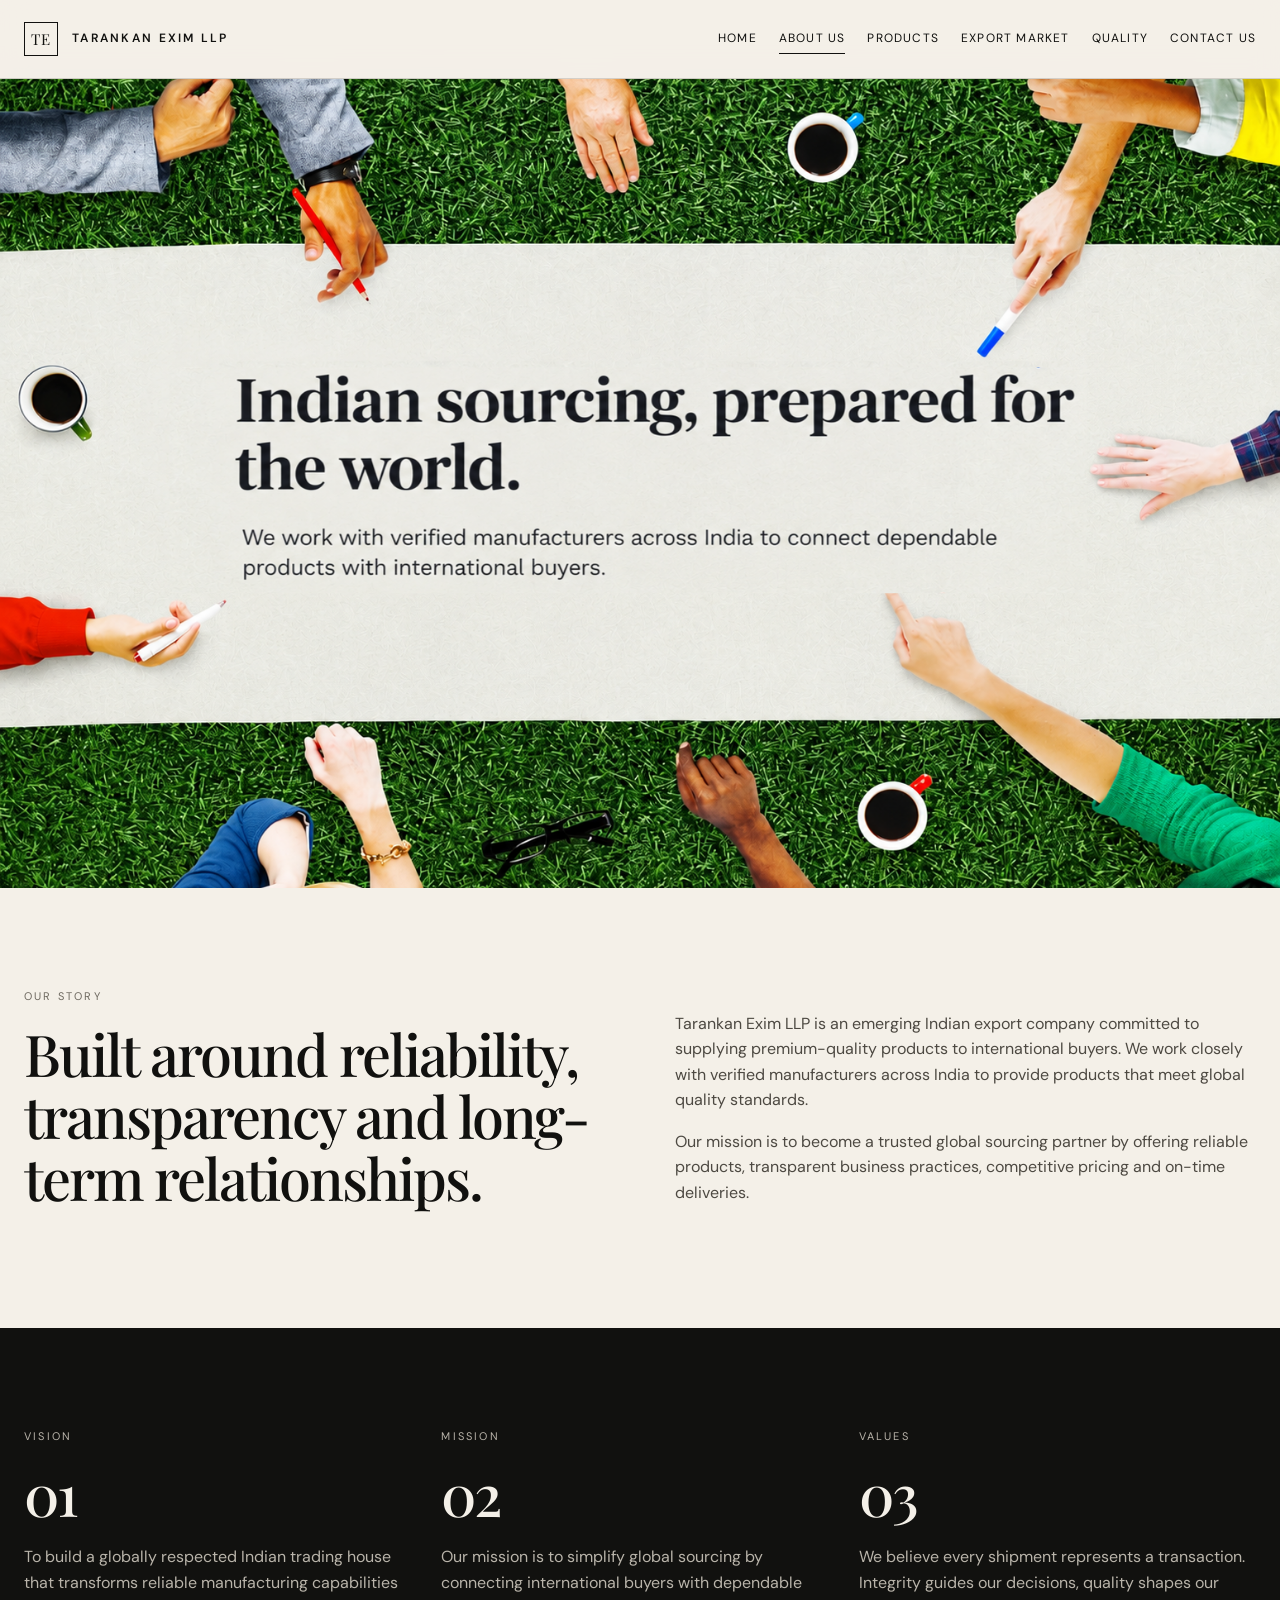
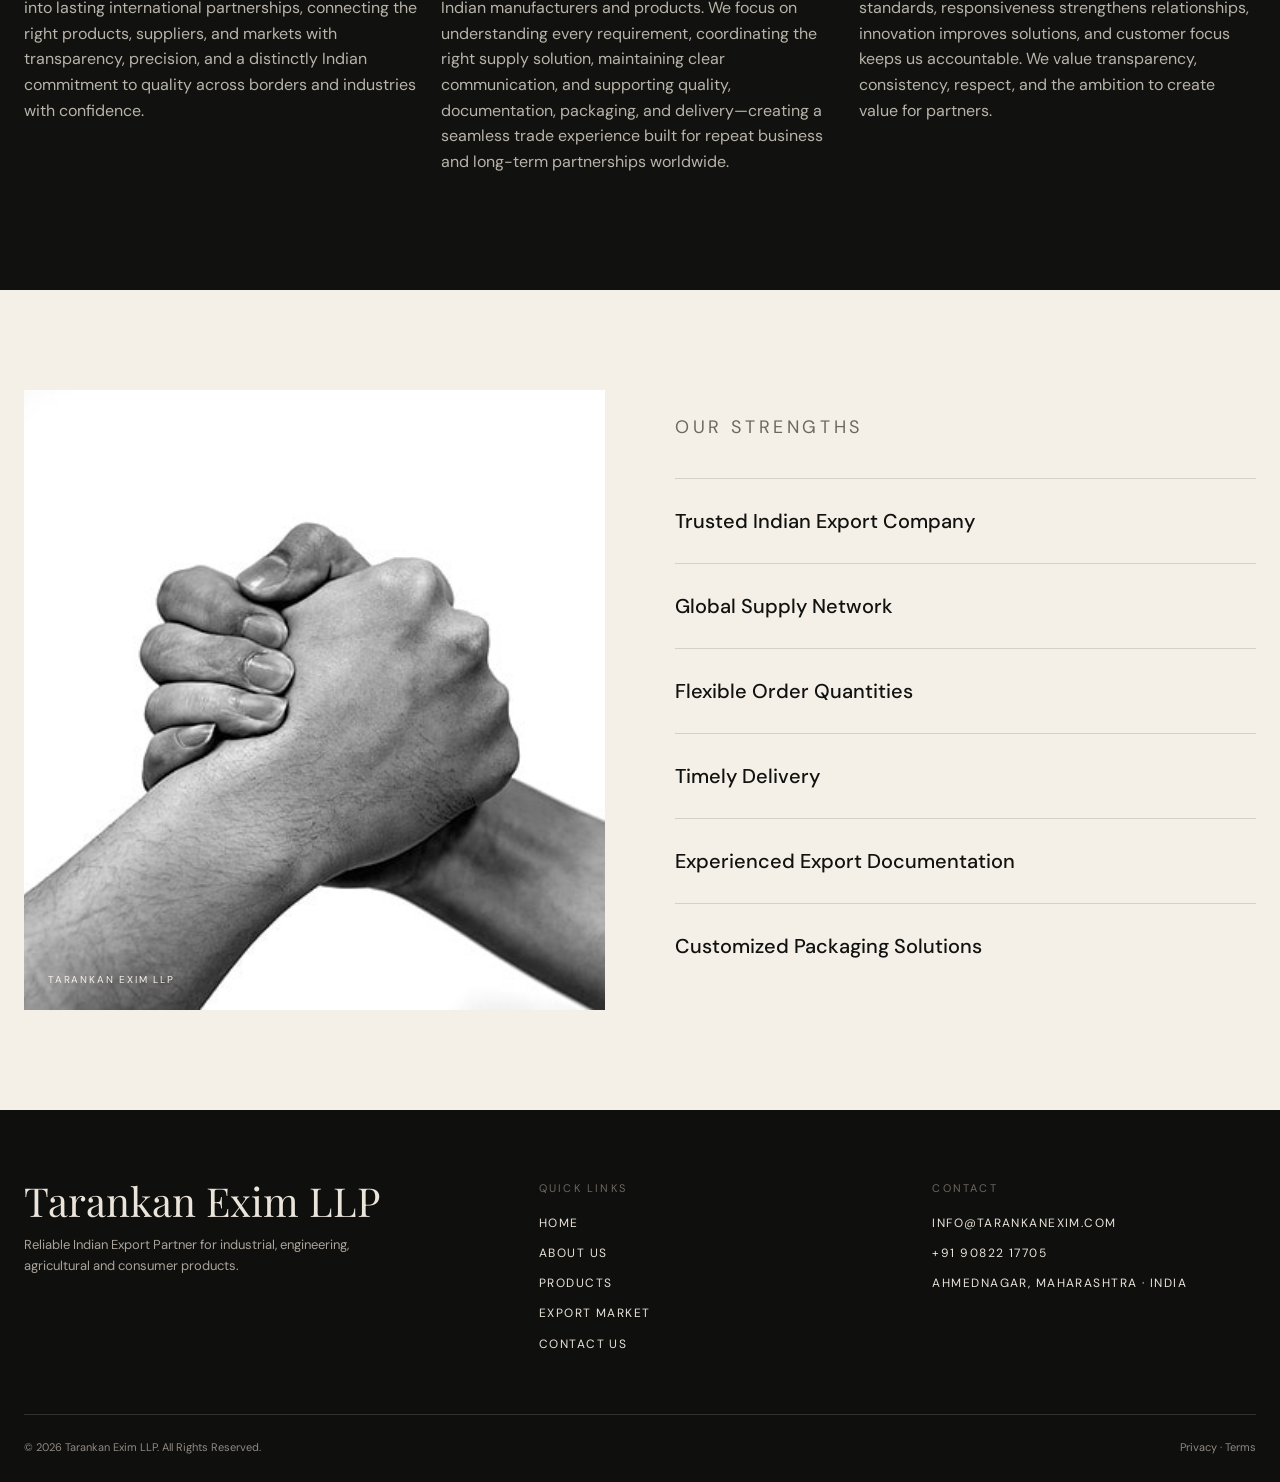
<file: about.html>
<!doctype html>
<html lang="en">

<head>
    <meta charset="utf-8">
    <meta name="viewport" content="width=device-width,initial-scale=1">
    <title>About Us | Tarankan Exim LLP</title>
    <meta name="description"
        content="Learn about Tarankan Exim LLP, an emerging Indian merchant exporter serving global buyers.">
    <link rel="stylesheet" href="css/style.css">
</head>

<body>
    <header class="site-header">
        <div class="container nav"><a class="brand" href="index.html"><span class="brand-mark">TE</span><span
                    class="brand-text">Tarankan Exim LLP</span></a><button class="menu-btn" aria-label="Open menu"
                aria-expanded="false">☰</button>
            <nav class="nav-links"><a class="" href="index.html">Home</a><a class="active" href="about.html">About
                    Us</a><a class="" href="products.html">Products</a><a
                    class="" href="markets.html">Export Market</a><a class="" href="quality.html">Quality</a><a class=""
                    href="contact.html">Contact Us</a></nav>
        </div>
    </header>
    <main>
        <section class="about-image">
            <img src="assets/about us/about-us-background.png" alt="Tarankan Exim LLP">
        </section>
        <!-- <section class="page-hero" id = "about-us-main">
            <div class="container">
                <div class="eyebrow">About Tarankan Exim LLP</div>
                <h1>Indian sourcing, prepared for the world.</h1>
                <p class="lead">We work with verified manufacturers across India to connect dependable products with
                    international buyers.</p>
            </div>
        </section> -->
        <section class="section">
            <div class="container two-col">
                <div>
                    <div class="eyebrow">Our Story</div>
                    <h2>Built around reliability, transparency and long-term relationships.</h2>
                </div>
                <div>
                    <p class="body-copy">Tarankan Exim LLP is an emerging Indian export company committed to supplying
                        premium-quality products to international buyers. We work closely with verified manufacturers
                        across India to provide products that meet global quality standards.</p>
                    <p class="body-copy">Our mission is to become a trusted global sourcing partner by offering reliable
                        products, transparent business practices, competitive pricing and on-time deliveries.</p>
                </div>
            </div>
        </section>
        <section class="section dark">
            <div class="container three-col">
                <div>
                    <div class="eyebrow">Vision</div>
                    <h2>01</h2>
                    <p class="body-copy">To build a globally respected Indian trading house that transforms reliable manufacturing capabilities into lasting international partnerships, connecting the right products, suppliers, and markets with transparency, precision, and a distinctly Indian commitment to quality across borders and industries with confidence.</p>
                </div>
                <div>
                    <div class="eyebrow">Mission</div>
                    <h2>02</h2>
                    <p class="body-copy">Our mission is to simplify global sourcing by connecting international buyers with dependable Indian manufacturers and products. We focus on understanding every requirement, coordinating the right supply solution, maintaining clear communication, and supporting quality, documentation, packaging, and delivery—creating a seamless trade experience built for repeat business and long-term partnerships worldwide.</p>
                </div>
                <div>
                    <div class="eyebrow">Values</div>
                    <h2>03</h2>
                    <p class="body-copy">We believe every shipment represents a transaction. Integrity guides our decisions, quality shapes our standards, responsiveness strengthens relationships, innovation improves solutions, and customer focus keeps us accountable. We value transparency, consistency, respect, and the ambition to create value for partners.</p>
                </div>
            </div>
        </section>
        <section class="section">
            <div class="container two-col">
                <div class="visual tall">
                    <img 
                        src="assets/about us/strength.png" 
                        alt="Tarankan Exim LLP company"
                        class="visual-image"
                    >
                    <span class="visual-label">Tarankan Exim LLP</span>
                </div>
                <div class="strengths-content">
                    <div class="eyebrow" id = "our-strength-text">Our Strengths</div>
                    <ul class="clean-list">
                        <li><span>Trusted Indian Export Company</span><span></span></li>
                        <li><span>Global Supply Network</span><span></span></li>
                        <li><span>Flexible Order Quantities</span><span></span></li>
                        <li><span>Timely Delivery</span><span></span></li>
                        <li><span>Experienced Export Documentation</span><span></span></li>
                        <li><span>Customized Packaging Solutions</span><span></span></li>
                    </ul>
                </div>
            </div>
        </section>
    </main>
    <footer>
        <div class="container footer-top">
            <div>
                <div class="footer-brand">Tarankan Exim LLP</div>
                <p class="footer-muted">Reliable Indian Export Partner for industrial, engineering, agricultural and
                    consumer products.</p>
            </div>
            <div>
                <div class="eyebrow">Quick Links</div>
                <div class="footer-links"><a href="index.html">Home</a><a href="about.html">About Us</a><a
                        href="products.html">Products</a><a href="markets.html">Export Market</a><a
                        href="contact.html">Contact Us</a></div>
            </div>
            <div>
                <div class="eyebrow">Contact</div>
                <div class="footer-links"><a href="mailto:info@tarankanexim.com">info@tarankanexim.com</a><a
                        href="tel:+919082217705">+91 90822 17705</a><span>Ahmednagar, Maharashtra · India</span></div>
            </div>
        </div>
        <div class="container footer-bottom"><span>© <span data-year></span> Tarankan Exim LLP. All Rights
                Reserved.</span><span><a href="privacy.html">Privacy</a> · <a href="terms.html">Terms</a></span></div>
    </footer>
    <script src="js/main.js"></script>
</body>

</html>
</file>
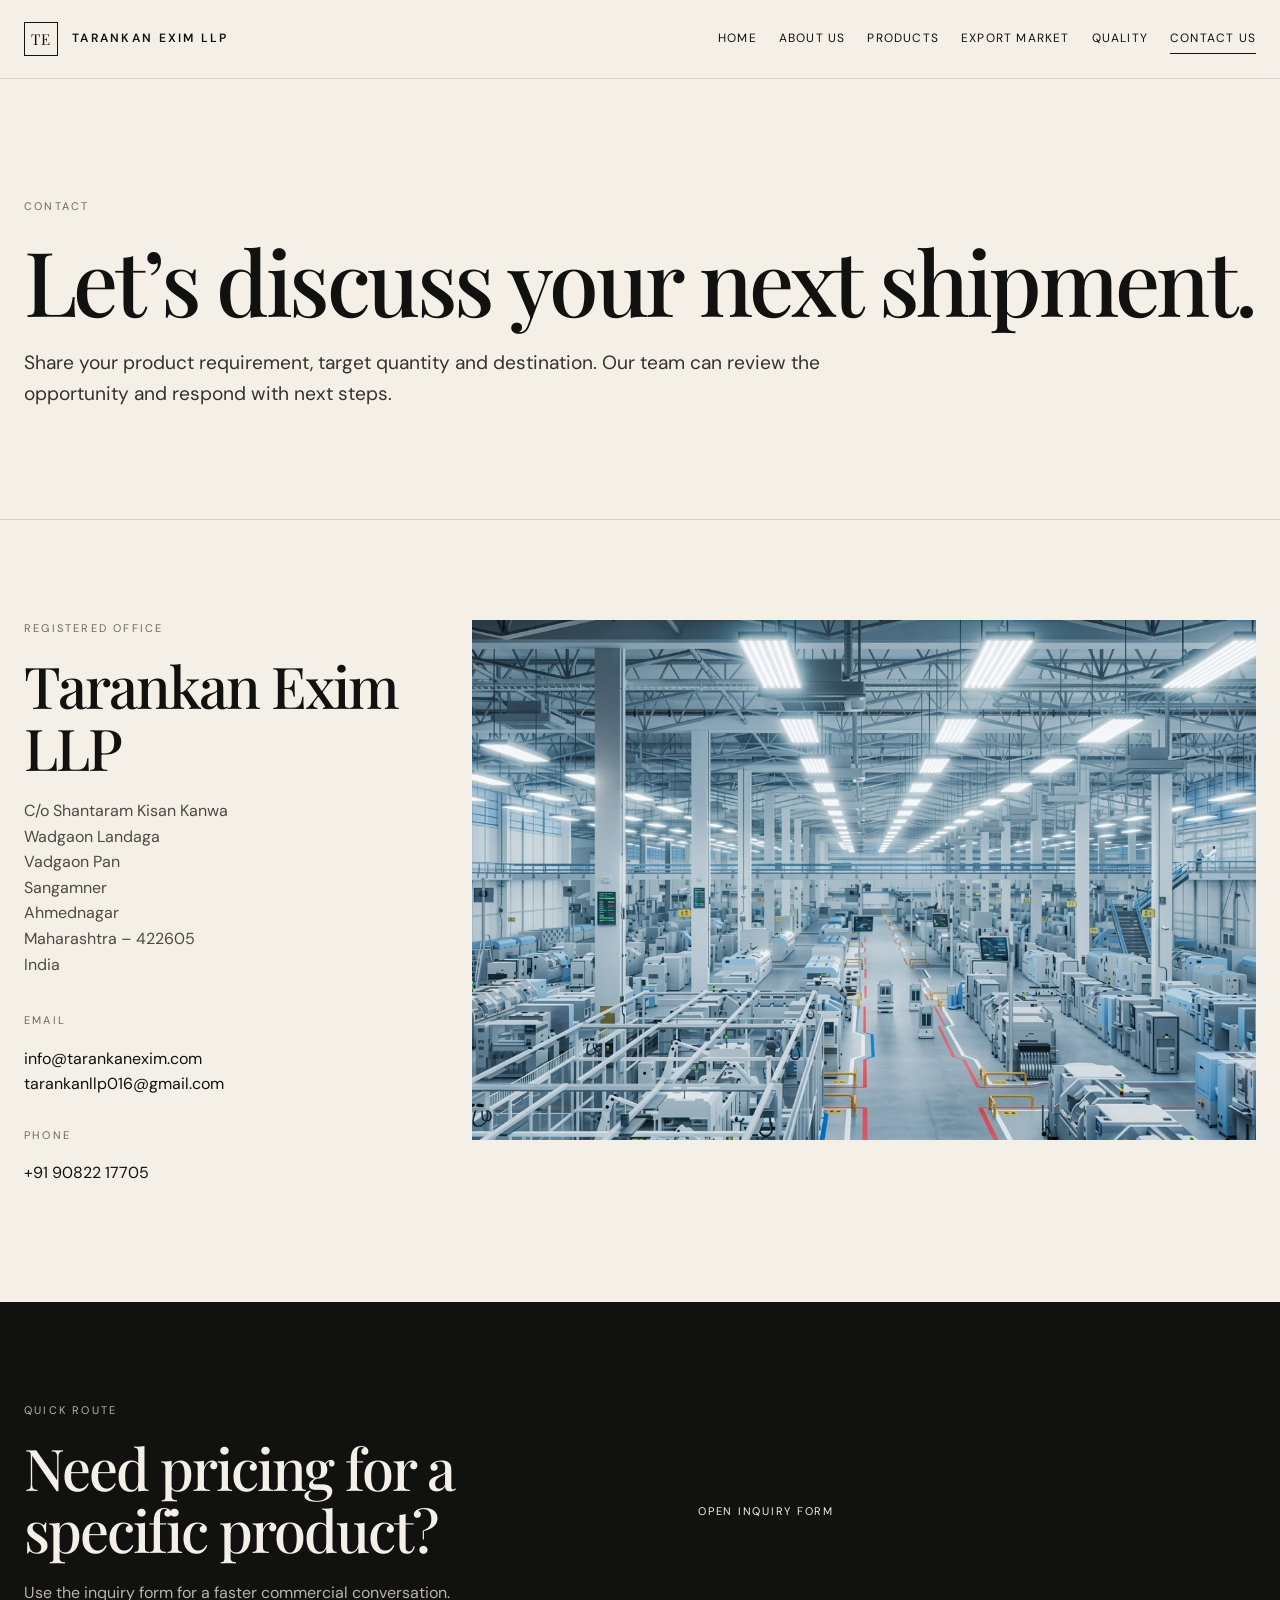
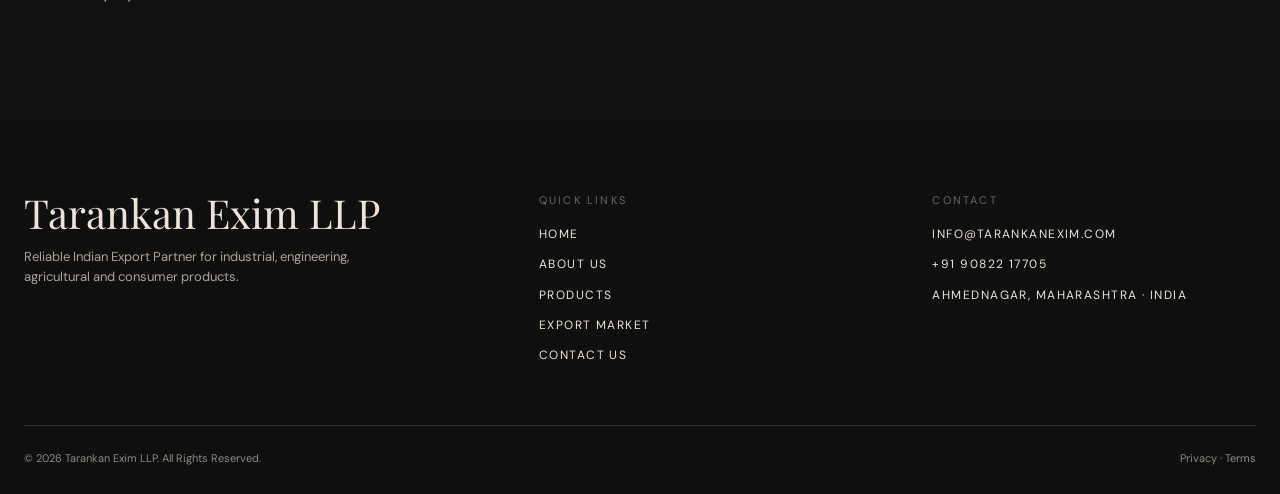
<file: contact.html>
<!doctype html>
<html lang="en">

<head>
    <meta charset="utf-8">
    <meta name="viewport" content="width=device-width,initial-scale=1">
    <title>Contact Us | Tarankan Exim LLP</title>
    <meta name="description"
        content="Contact Tarankan Exim LLP for export product enquiries, sourcing and international supply.">
    <link rel="stylesheet" href="css/style.css">
</head>

<body>
    <header class="site-header">
        <div class="container nav"><a class="brand" href="index.html"><span class="brand-mark">TE</span><span
                    class="brand-text">Tarankan Exim LLP</span></a><button class="menu-btn" aria-label="Open menu"
                aria-expanded="false">☰</button>
            <nav class="nav-links"><a class="" href="index.html">Home</a><a class="" href="about.html">About Us</a><a
                    class="" href="products.html">Products</a><a class=""
                    href="markets.html">Export Market</a><a class="" href="quality.html">Quality</a><a class="active"
                    href="contact.html">Contact Us</a></nav>
        </div>
    </header>
    <main>
        <section class="page-hero">
            <div class="container">
                <div class="eyebrow">Contact</div>
                <h1>Let’s discuss your next shipment.</h1>
                <p class="lead">Share your product requirement, target quantity and destination. Our team can review the
                    opportunity and respond with next steps.</p>
            </div>
        </section>
        <section class="section">
            <div class="container form-shell">
                <div>
                    <div class="eyebrow">Registered Office</div>
                    <h2>Tarankan Exim LLP</h2>
                    <p class="body-copy">C/o Shantaram Kisan Kanwa<br>Wadgaon Landaga<br>Vadgaon
                        Pan<br>Sangamner<br>Ahmednagar<br>Maharashtra – 422605<br>India</p>
                    <div class="eyebrow" style="margin-top:35px">Email</div>
                    <p><a href="mailto:info@tarankanexim.com">info@tarankanexim.com</a><br><a
                            href="mailto:tarankanllp016@gmail.com">tarankanllp016@gmail.com</a></p>
                    <div class="eyebrow" style="margin-top:30px">Phone</div>
                    <p><a href="tel:+919082217705">+91 90822 17705</a></p>
                </div>
                <div class="visual"><img src="assets/contact/factory.png" alt="Tarankan Exim factory" class="visual-image"></div>
            </div>
        </section>
        <section class="section dark">
            <div class="container two-col">
                <div>
                    <div class="eyebrow">Quick Route</div>
                    <h2>Need pricing for a specific product?</h2>
                    <p class="body-copy">Use the inquiry form for a faster commercial conversation.</p>
                </div>
                <div><a class="btn" href="inquiry.html">Open Inquiry Form</a></div>
            </div>
        </section>
    </main>
    <footer>
        <div class="container footer-top">
            <div>
                <div class="footer-brand">Tarankan Exim LLP</div>
                <p class="footer-muted">Reliable Indian Export Partner for industrial, engineering, agricultural and
                    consumer products.</p>
            </div>
            <div>
                <div class="eyebrow">Quick Links</div>
                <div class="footer-links"><a href="index.html">Home</a><a href="about.html">About Us</a><a
                        href="products.html">Products</a><a href="markets.html">Export Market</a><a
                        href="contact.html">Contact Us</a></div>
            </div>
            <div>
                <div class="eyebrow">Contact</div>
                <div class="footer-links"><a href="mailto:info@tarankanexim.com">info@tarankanexim.com</a><a
                        href="tel:+919082217705">+91 90822 17705</a><span>Ahmednagar, Maharashtra · India</span></div>
            </div>
        </div>
        <div class="container footer-bottom"><span>© <span data-year></span> Tarankan Exim LLP. All Rights
                Reserved.</span><span><a href="privacy.html">Privacy</a> · <a href="terms.html">Terms</a></span></div>
    </footer>
    <script src="js/main.js"></script>
</body>

</html>
</file>
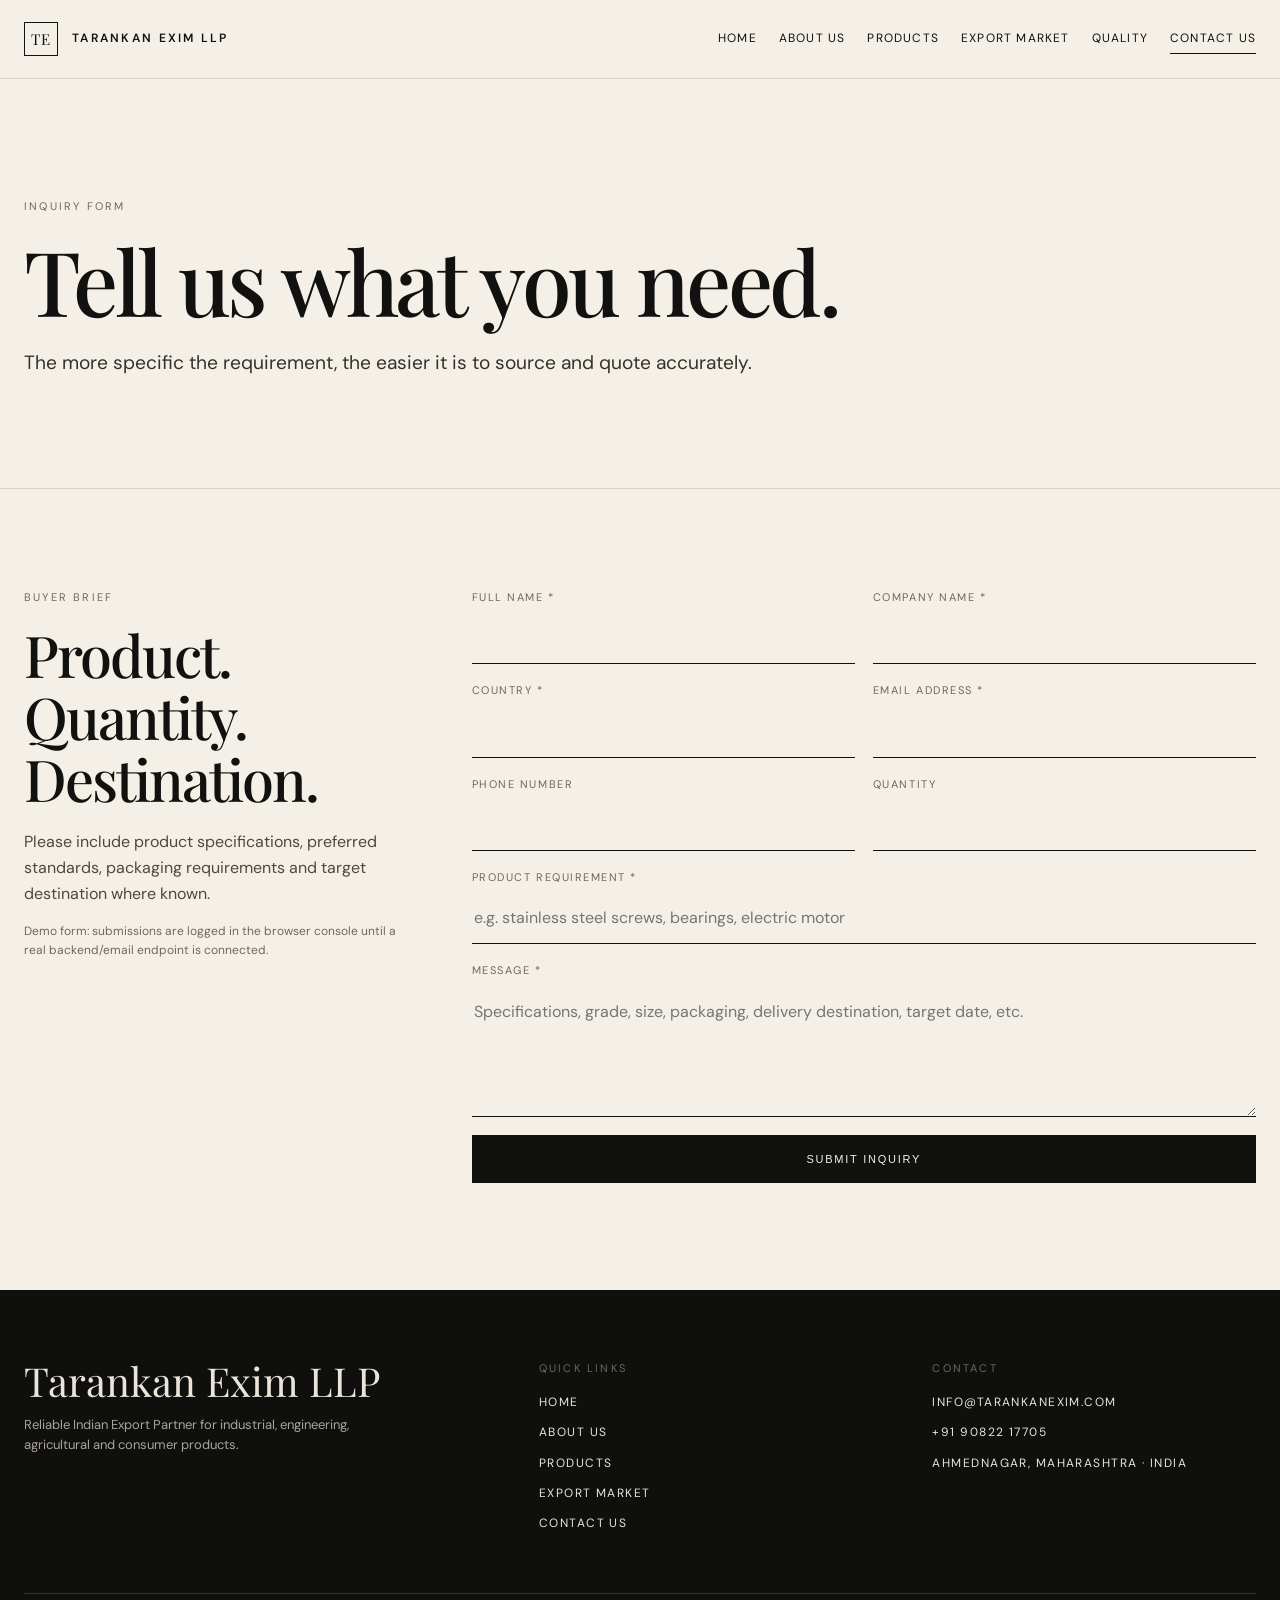
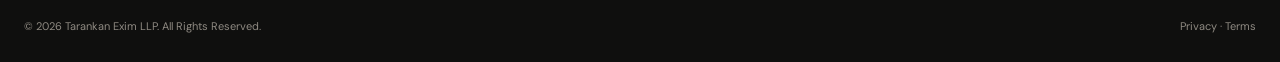
<file: inquiry.html>
<!doctype html>
<html lang="en">

<head>
    <meta charset="utf-8">
    <meta name="viewport" content="width=device-width,initial-scale=1">
    <title>Request a Quote | Tarankan Exim LLP</title>
    <meta name="description"
        content="Send Tarankan Exim LLP your product requirement, quantity and destination details.">
    <link rel="stylesheet" href="css/style.css">
</head>

<body>
    <header class="site-header">
        <div class="container nav"><a class="brand" href="index.html"><span class="brand-mark">TE</span><span
                    class="brand-text">Tarankan Exim LLP</span></a><button class="menu-btn" aria-label="Open menu"
                aria-expanded="false">☰</button>
            <nav class="nav-links"><a class="" href="index.html">Home</a><a class="" href="about.html">About Us</a><a
                    class="" href="products.html">Products</a><a class=""
                    href="markets.html">Export Market</a><a class="" href="quality.html">Quality</a><a class="active"
                    href="contact.html">Contact Us</a></nav>
        </div>
    </header>
    <main>
        <section class="page-hero">
            <div class="container">
                <div class="eyebrow">Inquiry Form</div>
                <h1>Tell us what you need.</h1>
                <p class="lead">The more specific the requirement, the easier it is to source and quote accurately.</p>
            </div>
        </section>
        <section class="section">
            <div class="container form-shell">
                <div>
                    <div class="eyebrow">Buyer Brief</div>
                    <h2>Product. Quantity. Destination.</h2>
                    <p class="body-copy">Please include product specifications, preferred standards, packaging
                        requirements and target destination where known.</p>
                    <p class="form-note">Demo form: submissions are logged in the browser console until a real
                        backend/email endpoint is connected.</p>
                </div>
                <form data-inquiry>
                    <div class="field"><label for="name">Full Name *</label><input id="name" name="name" required></div>
                    <div class="field"><label for="company">Company Name *</label><input id="company" name="company"
                            required></div>
                    <div class="field"><label for="country">Country *</label><input id="country" name="country"
                            required></div>
                    <div class="field"><label for="email">Email Address *</label><input id="email" name="email"
                            type="email" required></div>
                    <div class="field"><label for="phone">Phone Number</label><input id="phone" name="phone"></div>
                    <div class="field"><label for="quantity">Quantity</label><input id="quantity" name="quantity"></div>
                    <div class="field full"><label for="product">Product Requirement *</label><input id="product"
                            name="product" placeholder="e.g. stainless steel screws, bearings, electric motor" required>
                    </div>
                    <div class="field full"><label for="message">Message *</label><textarea id="message" name="message"
                            required
                            placeholder="Specifications, grade, size, packaging, delivery destination, target date, etc."></textarea>
                    </div>
                    <div class="field full"><button class="btn dark" type="submit">Submit Inquiry</button>
                        <div class="form-status form-note" aria-live="polite"></div>
                    </div>
                </form>
            </div>
        </section>
    </main>
    <footer>
        <div class="container footer-top">
            <div>
                <div class="footer-brand">Tarankan Exim LLP</div>
                <p class="footer-muted">Reliable Indian Export Partner for industrial, engineering, agricultural and
                    consumer products.</p>
            </div>
            <div>
                <div class="eyebrow">Quick Links</div>
                <div class="footer-links"><a href="index.html">Home</a><a href="about.html">About Us</a><a
                        href="products.html">Products</a><a href="markets.html">Export Market</a><a
                        href="contact.html">Contact Us</a></div>
            </div>
            <div>
                <div class="eyebrow">Contact</div>
                <div class="footer-links"><a href="mailto:info@tarankanexim.com">info@tarankanexim.com</a><a
                        href="tel:+919082217705">+91 90822 17705</a><span>Ahmednagar, Maharashtra · India</span></div>
            </div>
        </div>
        <div class="container footer-bottom"><span>© <span data-year></span> Tarankan Exim LLP. All Rights
                Reserved.</span><span><a href="privacy.html">Privacy</a> · <a href="terms.html">Terms</a></span></div>
    </footer>
    <script src="js/main.js"></script>
</body>

</html>
</file>
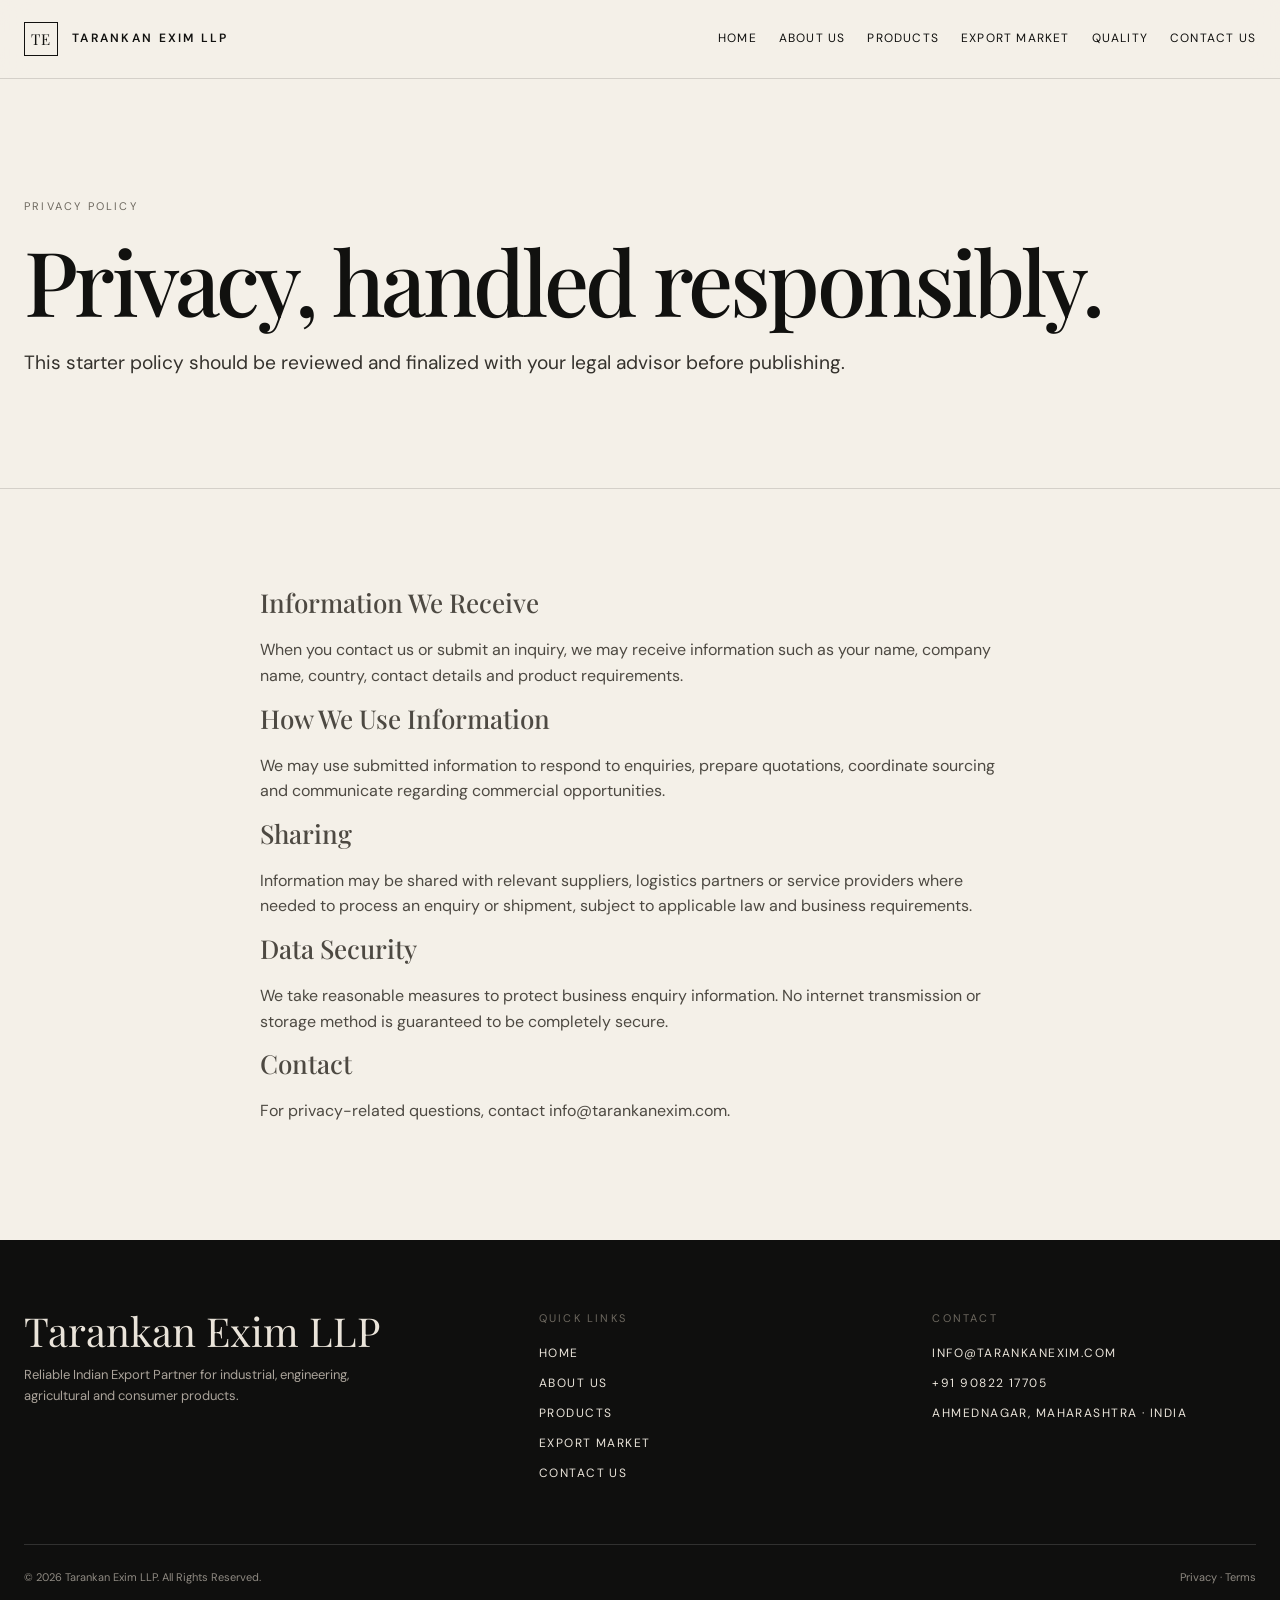
<file: privacy.html>
<!doctype html>
<html lang="en">

<head>
    <meta charset="utf-8">
    <meta name="viewport" content="width=device-width,initial-scale=1">
    <title>Privacy Policy | Tarankan Exim LLP</title>
    <meta name="description" content="Privacy policy for Tarankan Exim LLP website visitors and enquiry submissions.">
    <link rel="stylesheet" href="css/style.css">
</head>

<body>
    <header class="site-header">
        <div class="container nav"><a class="brand" href="index.html"><span class="brand-mark">TE</span><span
                    class="brand-text">Tarankan Exim LLP</span></a><button class="menu-btn" aria-label="Open menu"
                aria-expanded="false">☰</button>
            <nav class="nav-links"><a class="" href="index.html">Home</a><a class="" href="about.html">About Us</a><a
                    class="" href="products.html">Products</a><a class=""
                    href="markets.html">Export Market</a><a class="" href="quality.html">Quality</a><a class=""
                    href="contact.html">Contact Us</a></nav>
        </div>
    </header>
    <main>
        <section class="page-hero">
            <div class="container">
                <div class="eyebrow">Privacy Policy</div>
                <h1>Privacy, handled responsibly.</h1>
                <p class="lead">This starter policy should be reviewed and finalized with your legal advisor before
                    publishing.</p>
            </div>
        </section>
        <section class="section">
            <div class="container body-copy">
                <h3>Information We Receive</h3>
                <p>When you contact us or submit an inquiry, we may receive information such as your name, company name,
                    country, contact details and product requirements.</p>
                <h3>How We Use Information</h3>
                <p>We may use submitted information to respond to enquiries, prepare quotations, coordinate sourcing and
                    communicate regarding commercial opportunities.</p>
                <h3>Sharing</h3>
                <p>Information may be shared with relevant suppliers, logistics partners or service providers where
                    needed to process an enquiry or shipment, subject to applicable law and business requirements.</p>
                <h3>Data Security</h3>
                <p>We take reasonable measures to protect business enquiry information. No internet transmission or
                    storage method is guaranteed to be completely secure.</p>
                <h3>Contact</h3>
                <p>For privacy-related questions, contact <a
                        href="mailto:info@tarankanexim.com">info@tarankanexim.com</a>.</p>
            </div>
        </section>
    </main>
    <footer>
        <div class="container footer-top">
            <div>
                <div class="footer-brand">Tarankan Exim LLP</div>
                <p class="footer-muted">Reliable Indian Export Partner for industrial, engineering, agricultural and
                    consumer products.</p>
            </div>
            <div>
                <div class="eyebrow">Quick Links</div>
                <div class="footer-links"><a href="index.html">Home</a><a href="about.html">About Us</a><a
                        href="products.html">Products</a><a href="markets.html">Export Market</a><a
                        href="contact.html">Contact Us</a></div>
            </div>
            <div>
                <div class="eyebrow">Contact</div>
                <div class="footer-links"><a href="mailto:info@tarankanexim.com">info@tarankanexim.com</a><a
                        href="tel:+919082217705">+91 90822 17705</a><span>Ahmednagar, Maharashtra · India</span></div>
            </div>
        </div>
        <div class="container footer-bottom"><span>© <span data-year></span> Tarankan Exim LLP. All Rights
                Reserved.</span><span><a href="privacy.html">Privacy</a> · <a href="terms.html">Terms</a></span></div>
    </footer>
    <script src="js/main.js"></script>
</body>

</html>
</file>
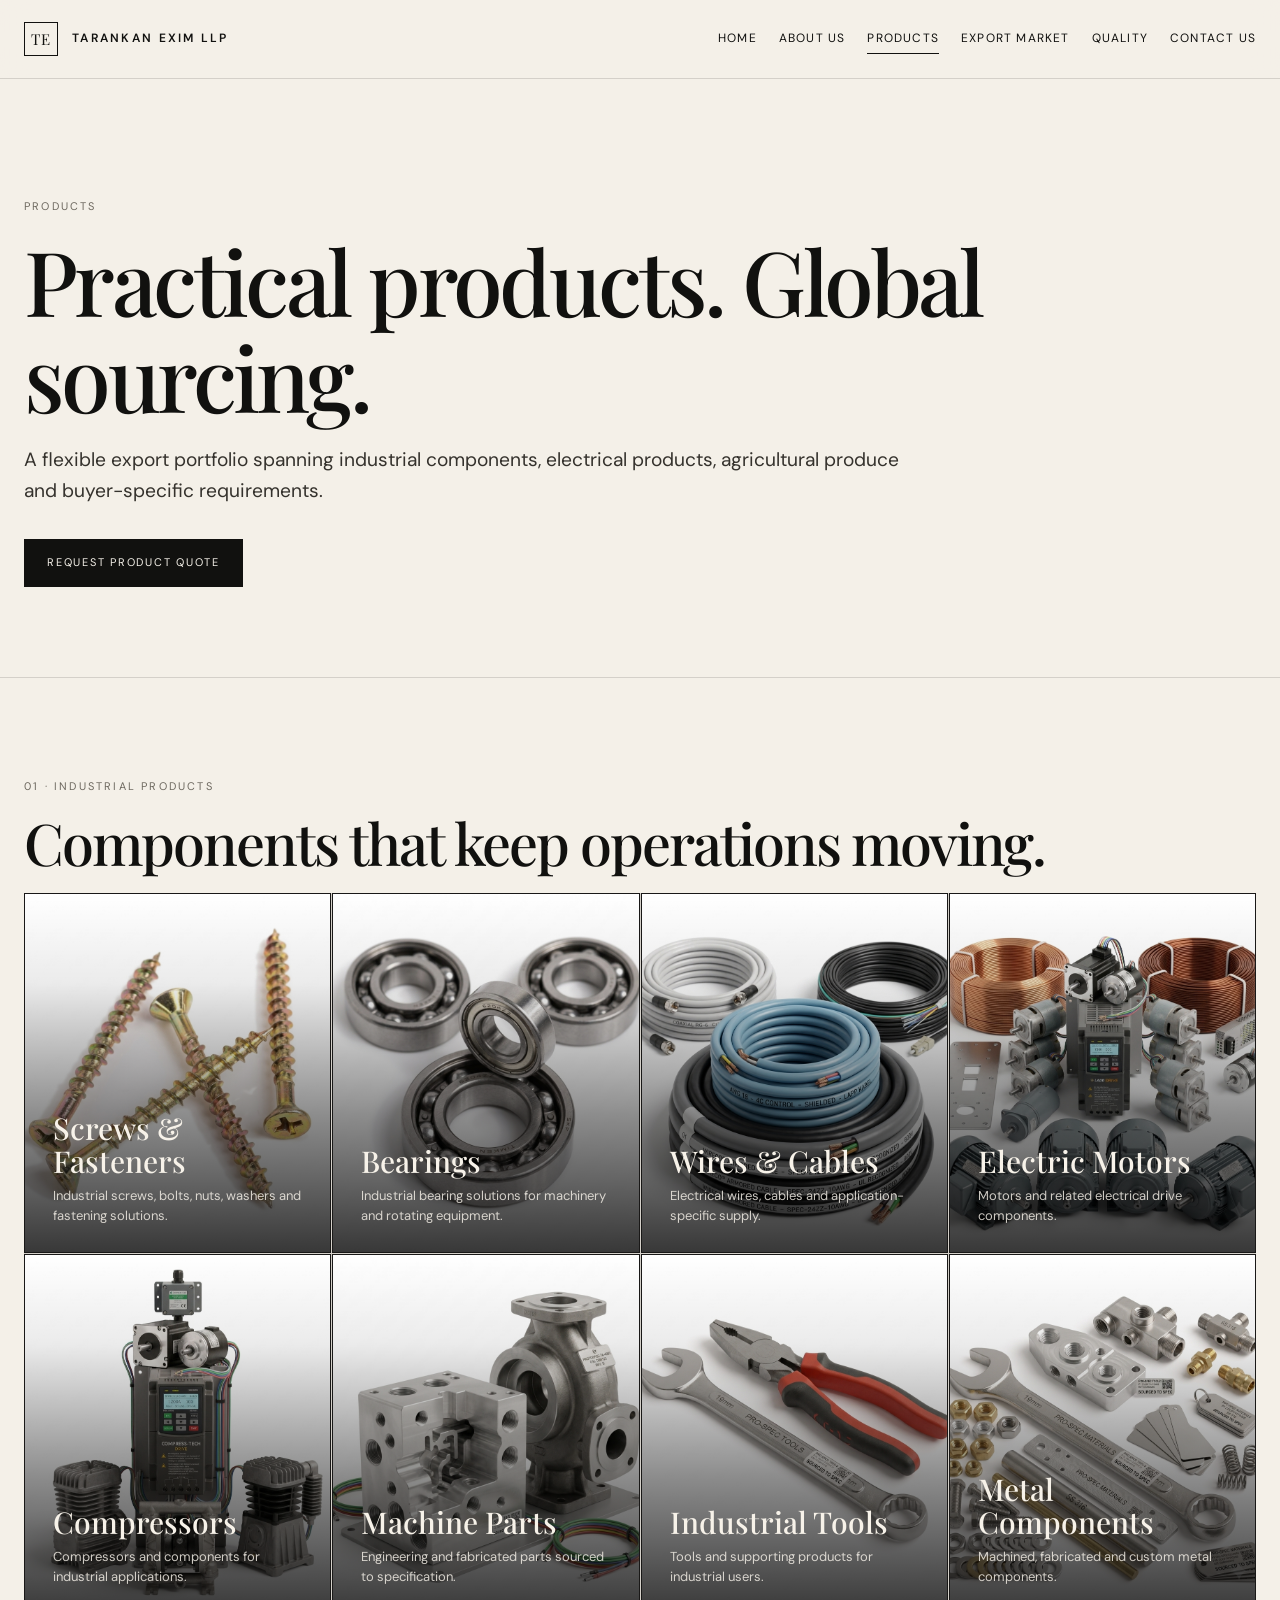
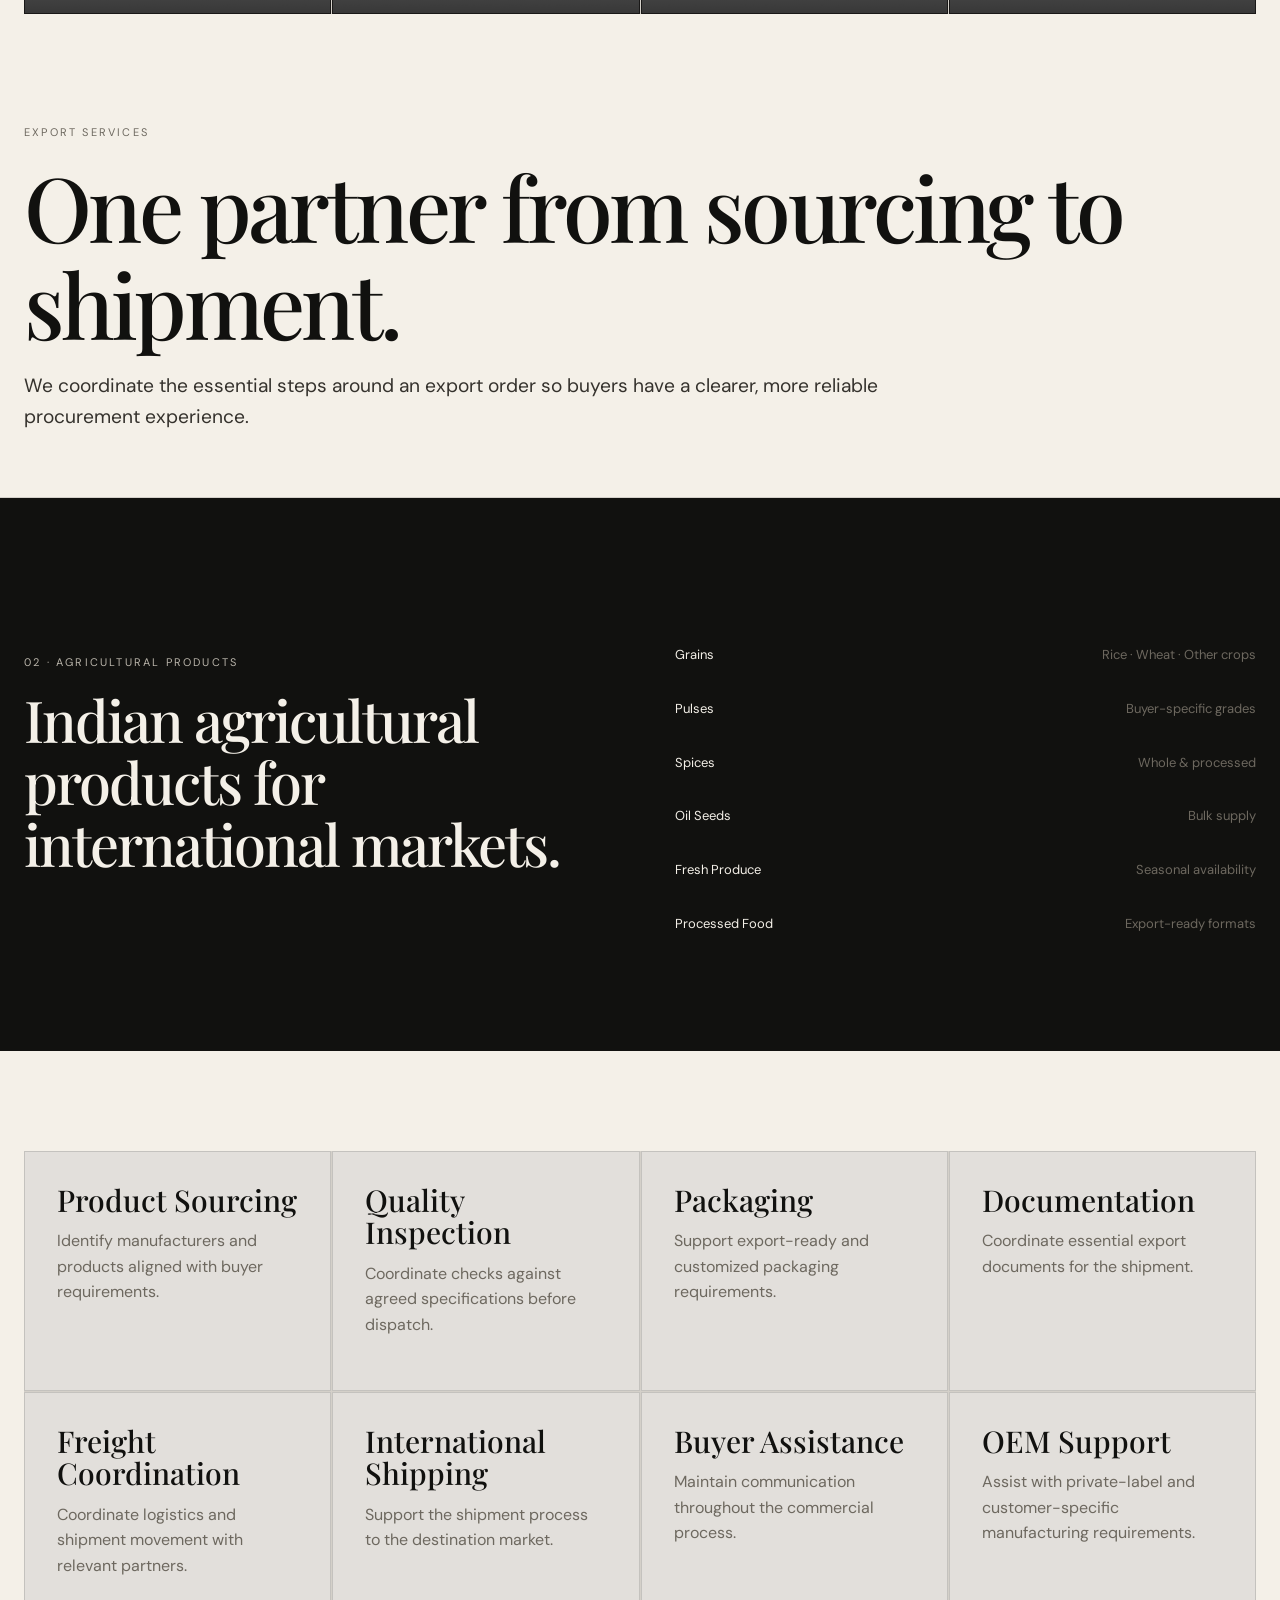
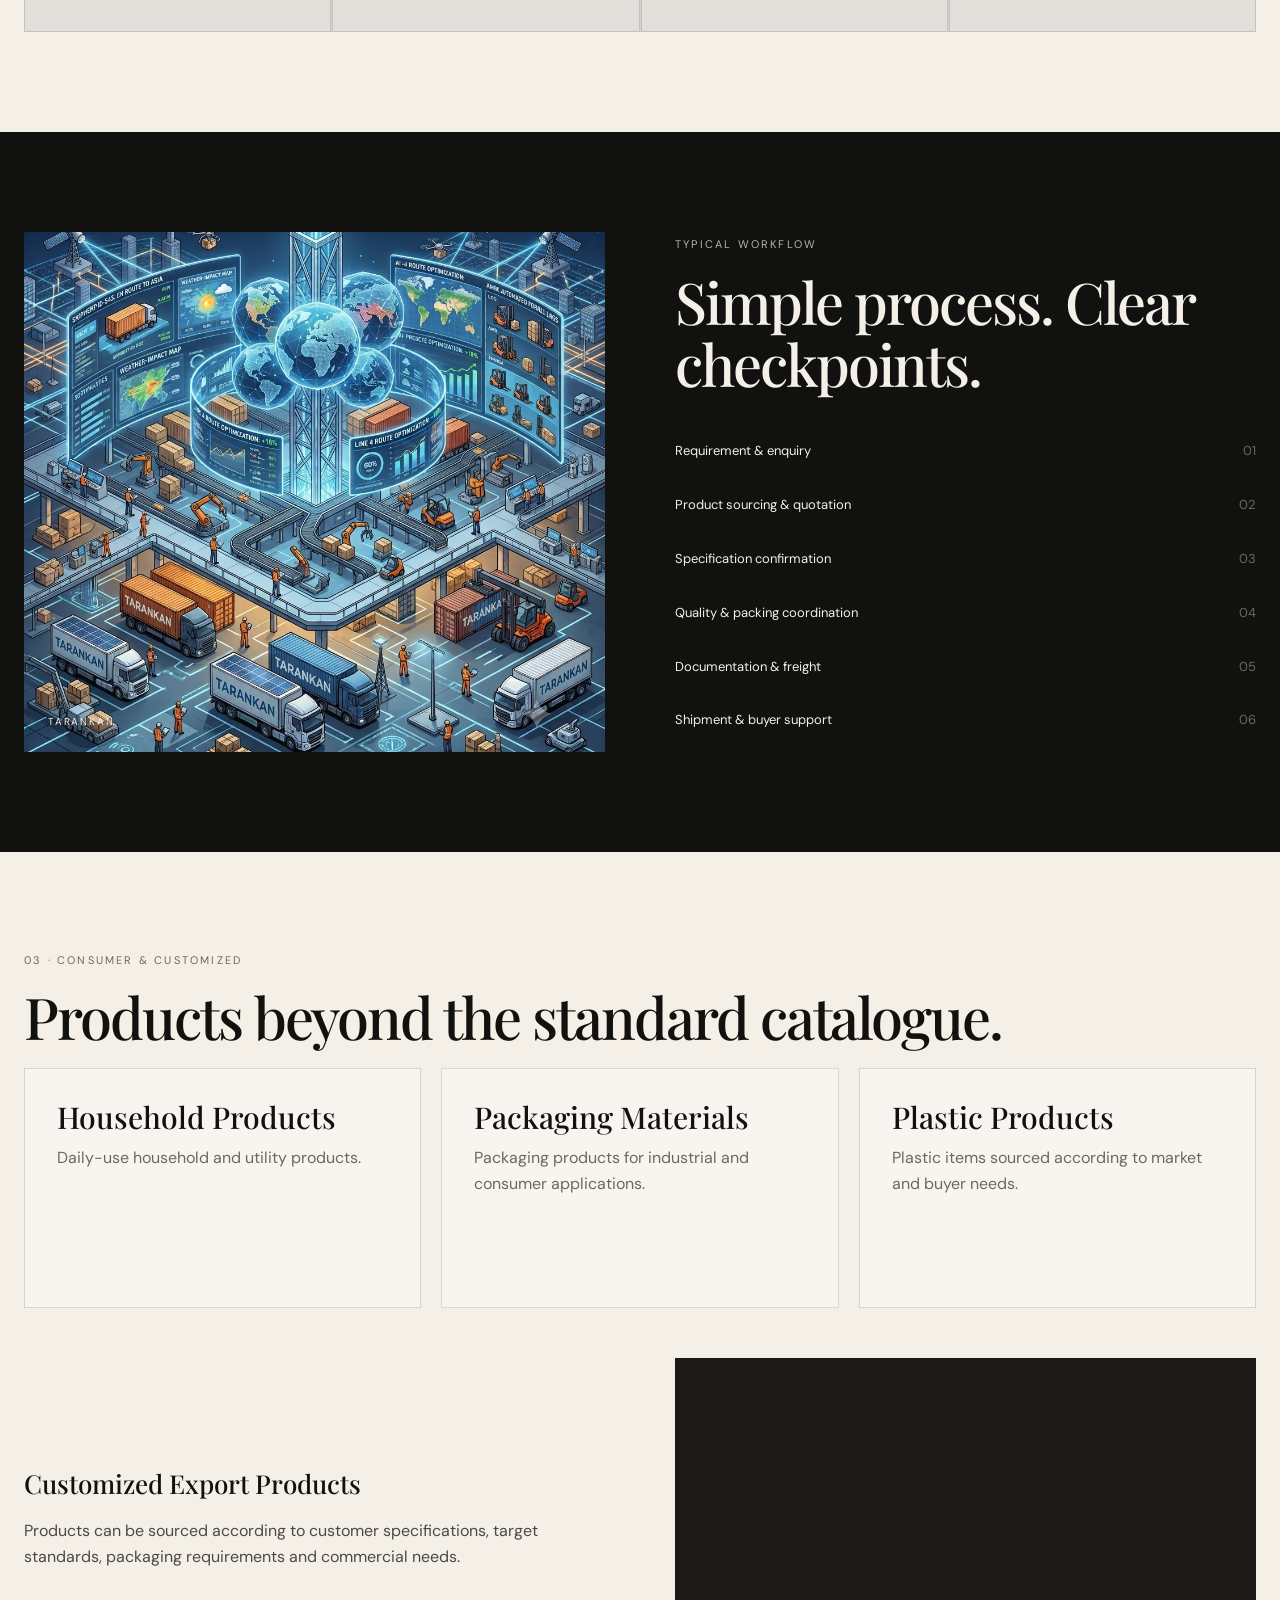
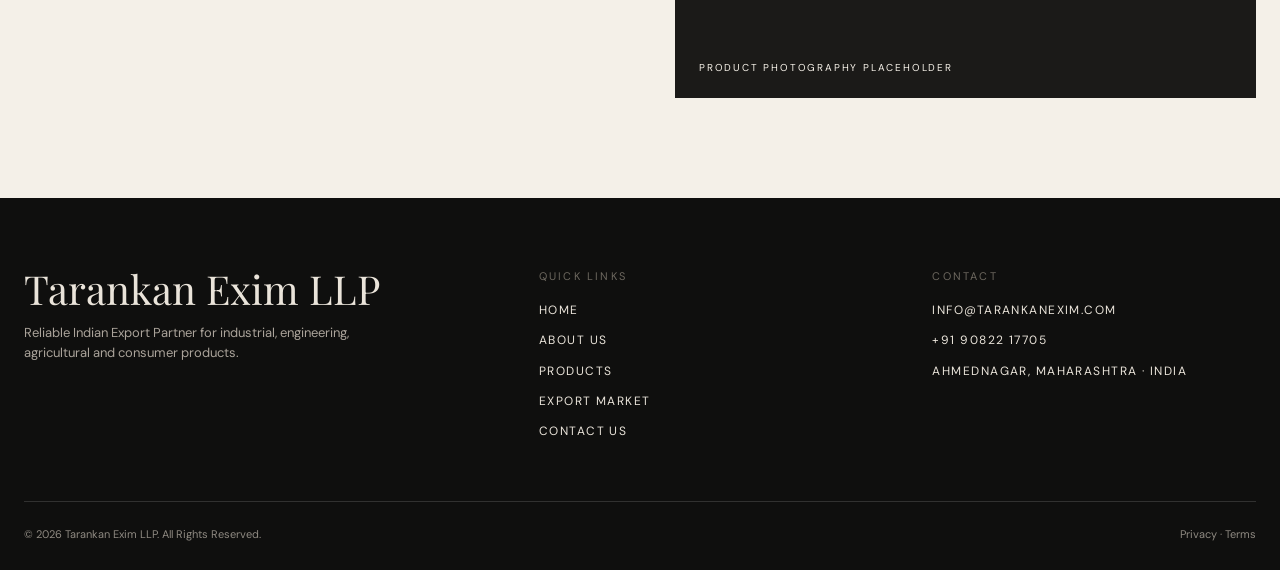
<file: products.html>
<!doctype html>
<html lang="en">

<head>
    <meta charset="utf-8">
    <meta name="viewport" content="width=device-width,initial-scale=1">
    <title>Products | Tarankan Exim LLP</title>
    <meta name="description"
        content="Industrial, engineering, agricultural, consumer and customized export products from India.">
    <link rel="stylesheet" href="css/style.css">
</head>

<body>
    <header class="site-header">
        <div class="container nav"><a class="brand" href="index.html"><span class="brand-mark">TE</span><span
                    class="brand-text">Tarankan Exim LLP</span></a><button class="menu-btn" aria-label="Open menu"
                aria-expanded="false">☰</button>
            <nav class="nav-links"><a class="" href="index.html">Home</a><a class="" href="about.html">About Us</a><a
                    class="active" href="products.html">Products</a><a
                    class="" href="markets.html">Export Market</a><a class="" href="quality.html">Quality</a><a class=""
                    href="contact.html">Contact Us</a></nav>
        </div>
    </header>
    <main>
        <section class="page-hero">
            <div class="container">
                <div class="eyebrow">Products</div>
                <h1>Practical products. Global sourcing.</h1>
                <p class="lead">A flexible export portfolio spanning industrial components, electrical products,
                    agricultural produce and buyer-specific requirements.</p>
                <div class="btn-row"><a class="btn dark" href="inquiry.html">Request Product Quote</a>
                    <!-- <a class="btn"
                        href="https://docs.google.com/spreadsheets/d/17Umn9RCLzH7cf8ZZpCX_K7xNC6fyUaXR3gzUO7_LEzY/edit?usp=sharing"
                        target="_blank" rel="noopener">View HSN Code List</a> -->
                    </div>
            </div>
        </section>
        <section class="section" id="industrial">
            <div class="container">
                <div class="eyebrow">01 · Industrial Products</div>
                <h2>Components that keep operations moving.</h2>
                <div class="four-col">
                    <!-- <div class="card">
                        <h3>Screws & Fasteners</h3>
                        <p>Industrial screws, bolts, nuts, washers and fastening solutions.</p>
                    </div> -->
                    <div class="card product-card">
                        <img src="assets/products/screws.png" alt="Industrial screws and fasteners" class="product-image">
                        <div class="product-card-content">
                            <h3>Screws & Fasteners</h3>
                            <p>Industrial screws, bolts, nuts, washers and fastening solutions.</p>
                        </div>
                    </div>
                    <!-- <div class="card">
                        <h3>Bearings</h3>
                        <p>Industrial bearing solutions for machinery and rotating equipment.</p>
                    </div> -->
                    <div class="card product-card">
                        <img src="assets/products/bearings.png" alt="Industrial screws and fasteners" class="product-image">
                        <div class="product-card-content">
                            <h3>Bearings</h3>
                            <p>Industrial bearing solutions for machinery and rotating equipment.</p>
                        </div>
                    </div>
                    <!-- <div class="card">
                        <h3>Wires & Cables</h3>
                        <p>Electrical wires, cables and application-specific supply.</p>
                    </div> -->
                    <div class="card product-card">
                        <img src="assets/products/wires & cables.png" alt="Industrial screws and fasteners" class="product-image">
                        <div class="product-card-content">
                            <h3>Wires & Cables</h3>
                            <p>Electrical wires, cables and application-specific supply.</p>
                        </div>
                    </div>
                    <!-- <div class="card">
                        <h3>Electric Motors</h3>
                        <p>Motors and related electrical drive components.</p>
                    </div> -->
                    <div class="card product-card">
                        <img src="assets/products/electric motors.png" alt="Industrial screws and fasteners" class="product-image">
                        <div class="product-card-content">
                            <h3>Electric Motors</h3>
                            <p>Motors and related electrical drive components.</p>
                        </div>
                    </div>
                    <!-- <div class="card">
                        <h3>Compressors</h3>
                        <p>Compressors and components for industrial applications.</p>
                    </div> -->
                    <div class="card product-card">
                        <img src="assets/products/compressor.png" alt="Industrial screws and fasteners" class="product-image">
                        <div class="product-card-content">
                            <h3>Compressors</h3>
                            <p>Compressors and components for industrial applications.</p>
                        </div>
                    </div>
                    <!-- <div class="card">
                        <h3>Machine Parts</h3>
                        <p>Engineering and fabricated parts sourced to specification.</p>
                    </div> -->
                    <div class="card product-card">
                        <img src="assets/products/machine parts.png" alt="Industrial screws and fasteners" class="product-image">
                        <div class="product-card-content">
                            <h3>Machine Parts</h3>
                            <p>Engineering and fabricated parts sourced to specification.</p>
                        </div>
                    </div>
                    <!-- <div class="card">
                        <h3>Industrial Tools</h3>
                        <p>Tools and supporting products for industrial users.</p>
                    </div> -->
                    <div class="card product-card">
                        <img src="assets/products/industrial tools.png" alt="Industrial screws and fasteners" class="product-image">
                        <div class="product-card-content">
                            <h3>Industrial Tools</h3>
                            <p>Tools and supporting products for industrial users.</p>
                        </div>
                    </div>
                    <!-- <div class="card">
                        <h3>Metal Components</h3>
                        <p>Machined, fabricated and custom metal components.</p>
                    </div> -->
                    <div class="card product-card">
                        <img src="assets/products/metal components.png" alt="Industrial screws and fasteners" class="product-image">
                        <div class="product-card-content">
                            <h3>Metal Components</h3>
                            <p>Machined, fabricated and custom metal components.</p>
                        </div>
                    </div>
                </div>
            </div>
        </section>
        <section class="page-hero" id = "services-hero">
            <div class="container">
                <div class="eyebrow">Export Services</div>
                <h1>One partner from sourcing to shipment.</h1>
                <p class="lead">We coordinate the essential steps around an export order so buyers have a clearer, more
                    reliable procurement experience.</p>
            </div>
        </section>
        <section class="section dark" id="agri">
            <div class="container two-col">
                <div>
                    <div class="eyebrow">02 · Agricultural Products</div>
                    <h2>Indian agricultural products for international markets.</h2>
                </div>
                <div>
                    <ul class="clean-list">
                        <li><span>Grains</span><span>Rice · Wheat · Other crops</span></li>
                        <li><span>Pulses</span><span>Buyer-specific grades</span></li>
                        <li><span>Spices</span><span>Whole & processed</span></li>
                        <li><span>Oil Seeds</span><span>Bulk supply</span></li>
                        <li><span>Fresh Produce</span><span>Seasonal availability</span></li>
                        <li><span>Processed Food</span><span>Export-ready formats</span></li>
                    </ul>
                </div>
            </div>
        </section>
        <section class="section">
            <div class="container four-col">
                <div class="card">
                    <h3>Product Sourcing</h3>
                    <p>Identify manufacturers and products aligned with buyer requirements.</p>
                </div>
                <div class="card">
                    <h3>Quality Inspection</h3>
                    <p>Coordinate checks against agreed specifications before dispatch.</p>
                </div>
                <div class="card">
                    <h3>Packaging</h3>
                    <p>Support export-ready and customized packaging requirements.</p>
                </div>
                <div class="card">
                    <h3>Documentation</h3>
                    <p>Coordinate essential export documents for the shipment.</p>
                </div>
                <div class="card">
                    <h3>Freight Coordination</h3>
                    <p>Coordinate logistics and shipment movement with relevant partners.</p>
                </div>
                <div class="card">
                    <h3>International Shipping</h3>
                    <p>Support the shipment process to the destination market.</p>
                </div>
                <div class="card">
                    <h3>Buyer Assistance</h3>
                    <p>Maintain communication throughout the commercial process.</p>
                </div>
                <div class="card">
                    <h3>OEM Support</h3>
                    <p>Assist with private-label and customer-specific manufacturing requirements.</p>
                </div>
            </div>
        </section>
        <section class="section dark">
            <div class="container two-col">
                <div class="visual">
                    <img src="assets/services/logistics.png"alt="International logistics and shipping"class="visual-image">
                    <span class="visual-label">Tarankan</span></div>
                <div>
                    <div class="eyebrow">Typical Workflow</div>
                    <h2>Simple process. Clear checkpoints.</h2>
                    <ol class="clean-list">
                        <li><span>Requirement & enquiry</span><span>01</span></li>
                        <li><span>Product sourcing & quotation</span><span>02</span></li>
                        <li><span>Specification confirmation</span><span>03</span></li>
                        <li><span>Quality & packing coordination</span><span>04</span></li>
                        <li><span>Documentation & freight</span><span>05</span></li>
                        <li><span>Shipment & buyer support</span><span>06</span></li>
                    </ol>
                </div>
            </div>
        </section>
        <section class="section" id="consumer">
            <div class="container">
                <div class="eyebrow">03 · Consumer & Customized</div>
                <h2>Products beyond the standard catalogue.</h2>
                <div class="three-col">
                    <div class="card">
                        <h3>Household Products</h3>
                        <p>Daily-use household and utility products.</p>
                    </div>
                    <div class="card">
                        <h3>Packaging Materials</h3>
                        <p>Packaging products for industrial and consumer applications.</p>
                    </div>
                    <div class="card">
                        <h3>Plastic Products</h3>
                        <p>Plastic items sourced according to market and buyer needs.</p>
                    </div>
                </div>
                <div class="two-col" style="margin-top:50px">
                    <div>
                        <h3>Customized Export Products</h3>
                        <p class="body-copy">Products can be sourced according to customer specifications, target
                            standards, packaging requirements and commercial needs.</p>
                    </div>
                    <div class="visual small"><span class="visual-label">Product photography placeholder</span></div>
                </div>
            </div>
        </section>
    </main>
    <footer>
        <div class="container footer-top">
            <div>
                <div class="footer-brand">Tarankan Exim LLP</div>
                <p class="footer-muted">Reliable Indian Export Partner for industrial, engineering, agricultural and
                    consumer products.</p>
            </div>
            <div>
                <div class="eyebrow">Quick Links</div>
                <div class="footer-links"><a href="index.html">Home</a><a href="about.html">About Us</a><a
                        href="products.html">Products</a><a href="markets.html">Export Market</a><a
                        href="contact.html">Contact Us</a></div>
            </div>
            <div>
                <div class="eyebrow">Contact</div>
                <div class="footer-links"><a href="mailto:info@tarankanexim.com">info@tarankanexim.com</a><a
                        href="tel:+919082217705">+91 90822 17705</a><span>Ahmednagar, Maharashtra · India</span></div>
            </div>
        </div>
        <div class="container footer-bottom"><span>© <span data-year></span> Tarankan Exim LLP. All Rights
                Reserved.</span><span><a href="privacy.html">Privacy</a> · <a href="terms.html">Terms</a></span></div>
    </footer>
    <script src="js/main.js"></script>
</body>

</html>
</file>
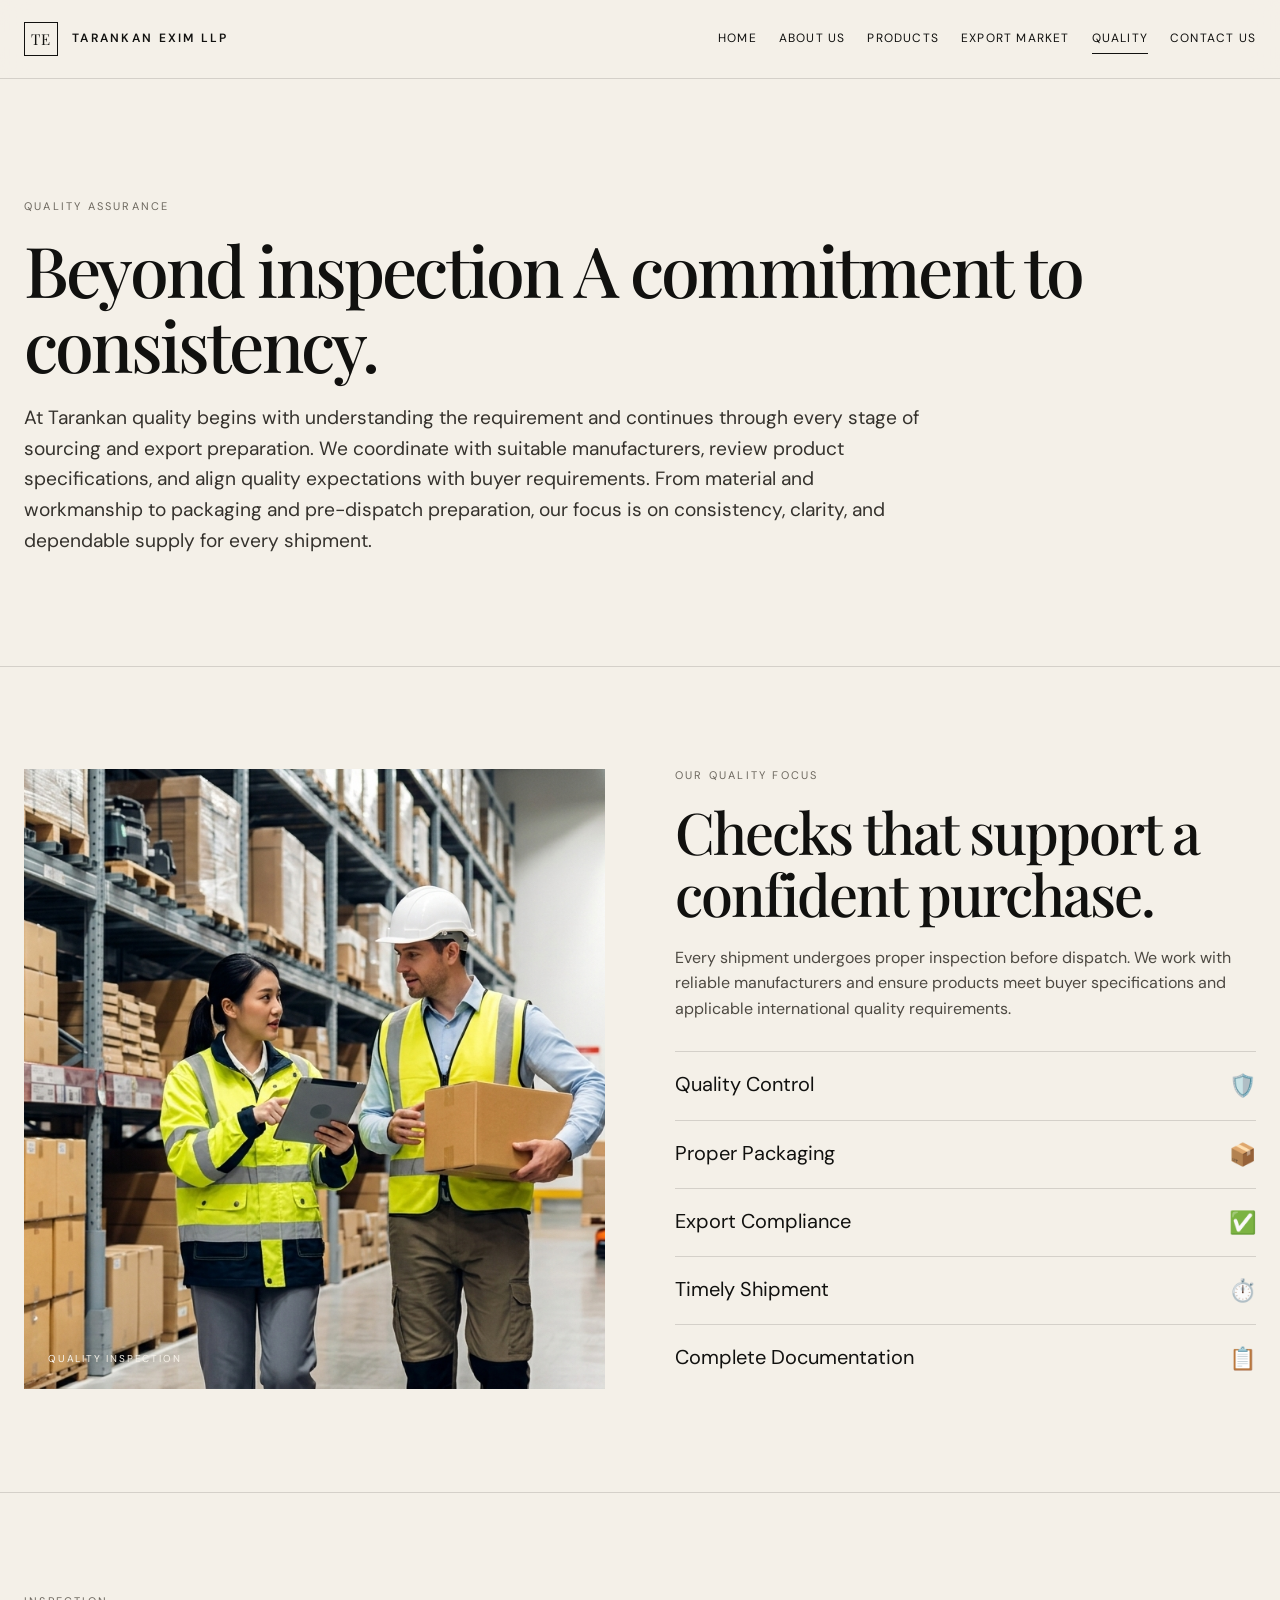
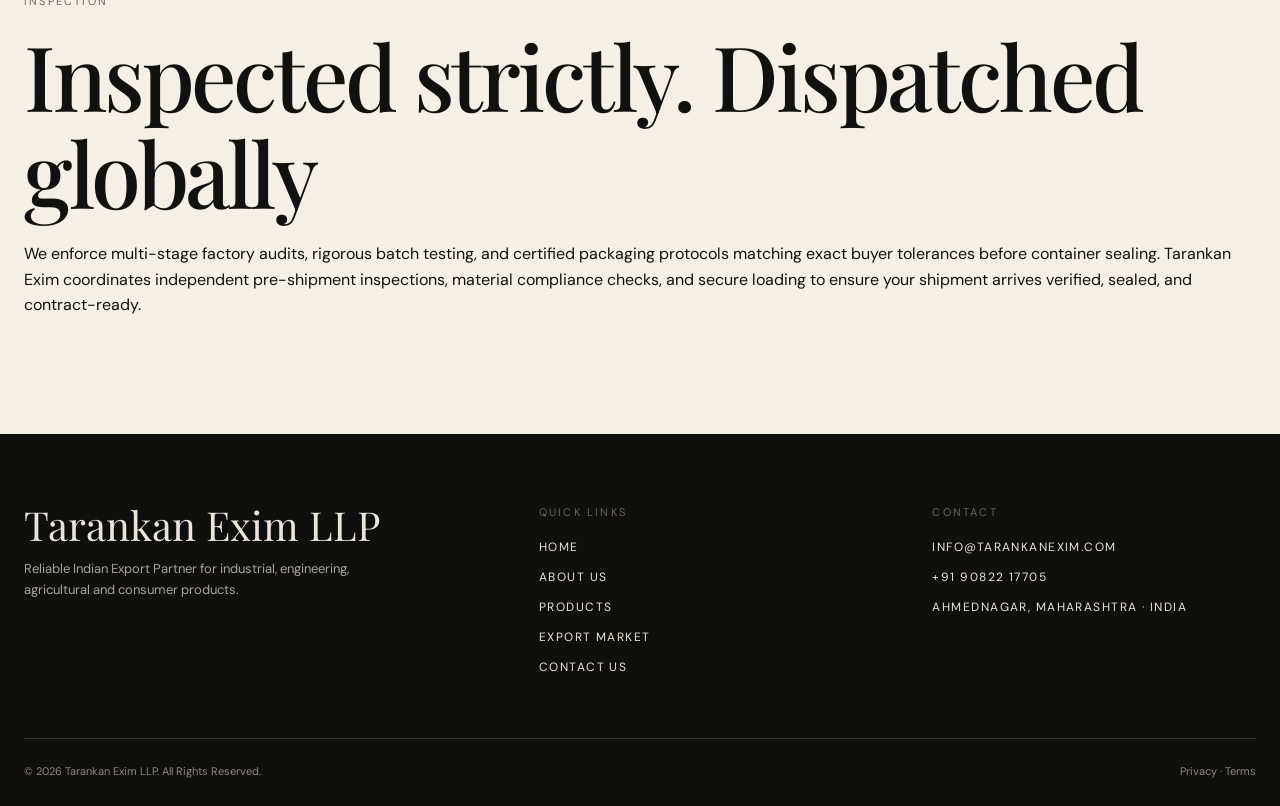
<file: quality.html>
<!doctype html>
<html lang="en">

<head>
    <meta charset="utf-8">
    <meta name="viewport" content="width=device-width,initial-scale=1">
    <title>Quality Assurance | Tarankan Exim LLP</title>
    <meta name="description"
        content="Tarankan Exim LLP focuses on quality control, packaging, export compliance, timely shipment and documentation.">
    <link rel="stylesheet" href="css/style.css">
</head>

<body>
    <header class="site-header">
        <div class="container nav"><a class="brand" href="index.html"><span class="brand-mark">TE</span><span
                    class="brand-text">Tarankan Exim LLP</span></a><button class="menu-btn" aria-label="Open menu"
                aria-expanded="false">☰</button>
            <nav class="nav-links"><a class="" href="index.html">Home</a><a class="" href="about.html">About Us</a><a
                    class="" href="products.html">Products</a><a class=""
                    href="markets.html">Export Market</a><a class="active" href="quality.html">Quality</a><a class=""
                    href="contact.html">Contact Us</a></nav>
        </div>
    </header>
    <main>
        <section class="page-hero">
            <div class="container">
                <div class="eyebrow">Quality Assurance</div>
                <h1 id = "quality-hero-heading">Beyond inspection A commitment to consistency.</h1>
                <p class="lead">At Tarankan quality begins with understanding the requirement and continues through every stage of sourcing and export preparation. We coordinate with suitable manufacturers, review product specifications, and align quality expectations with buyer requirements. From material and workmanship to packaging and pre-dispatch preparation, our focus is on consistency, clarity, and dependable supply for every shipment.</p>
            </div>
        </section>
        <section class="section">
            <div class="container two-col">
                <div class="visual tall">
                    <img src="assets/quality/quality inspection.png" alt = "Quality inspection at Tarankan Exim" class="visual-image">
                    <span class="visual-label">Quality inspection</span></div>
                <div>
                    <div class="eyebrow">Our Quality Focus</div>
                    <h2>Checks that support a confident purchase.</h2>
                    <p class="body-copy">Every shipment undergoes proper inspection before dispatch. We work with
                        reliable manufacturers and ensure products meet buyer specifications and applicable
                        international quality requirements.</p>
                    <ul class="clean-list">
                        <li class = "quality-clean-list"><span>Quality Control</span><span>🛡️</span></li>
                        <li class = "quality-clean-list"><span>Proper Packaging</span><span>📦</span></li>
                        <li class = "quality-clean-list"><span>Export Compliance</span><span>✅</span></li>
                        <li class = "quality-clean-list"><span>Timely Shipment</span><span>⏱️</span></li>
                        <li class = "quality-clean-list"><span>Complete Documentation</span><span>📋</span></li>
                    </ul>
                </div>
            </div>
        </section>
        <section class="section section-rule">
            <div class="container">
                <div class="eyebrow">Inspection</div>
                <h2 id = "quality-inspection">Inspected strictly. Dispatched globally</h2>
                <!-- <div class="four-col" style="margin-top:36px">
                    <div class="card">
                        <h3>Commercial Invoice</h3>
                        <p>Commercial details for the transaction.</p>
                    </div>
                    <div class="card">
                        <h3>Packing List</h3>
                        <p>Package-level shipment information.</p>
                    </div>
                    <div class="card">
                        <h3>Certificate of Origin</h3>
                        <p>Origin documentation where required.</p>
                    </div>
                    <div class="card">
                        <h3>Bill of Lading</h3>
                        <p>Transport documentation for relevant shipments.</p>
                    </div>
                    <div class="card">
                        <h3>Shipping Bill</h3>
                        <p>Export customs filing documentation.</p>
                    </div>
                    <div class="card">
                        <h3>Insurance</h3>
                        <p>Insurance documents when applicable.</p>
                    </div>
                    <div class="card">
                        <h3>Buyer Documents</h3>
                        <p>Additional documents as required by the importing market.</p>
                    </div>
                    <div class="card">
                        <h3>Other Compliance</h3>
                        <p>Documents coordinated based on product and destination.</p>
                    </div>
                </div> -->
                <p>We enforce multi-stage factory audits, rigorous batch testing, and certified packaging protocols matching exact buyer tolerances before container sealing. Tarankan Exim coordinates independent pre-shipment inspections, material compliance checks, and secure loading to ensure your shipment arrives verified, sealed, and contract-ready.</p>
            </div>
        </section>
    </main>
    <footer>
        <div class="container footer-top">
            <div>
                <div class="footer-brand">Tarankan Exim LLP</div>
                <p class="footer-muted">Reliable Indian Export Partner for industrial, engineering, agricultural and
                    consumer products.</p>
            </div>
            <div>
                <div class="eyebrow">Quick Links</div>
                <div class="footer-links"><a href="index.html">Home</a><a href="about.html">About Us</a><a
                        href="products.html">Products</a><a href="markets.html">Export Market</a><a
                        href="contact.html">Contact Us</a></div>
            </div>
            <div>
                <div class="eyebrow">Contact</div>
                <div class="footer-links"><a href="mailto:info@tarankanexim.com">info@tarankanexim.com</a><a
                        href="tel:+919082217705">+91 90822 17705</a><span>Ahmednagar, Maharashtra · India</span></div>
            </div>
        </div>
        <div class="container footer-bottom"><span>© <span data-year></span> Tarankan Exim LLP. All Rights
                Reserved.</span><span><a href="privacy.html">Privacy</a> · <a href="terms.html">Terms</a></span></div>
    </footer>
    <script src="js/main.js"></script>
</body>

</html>
</file>
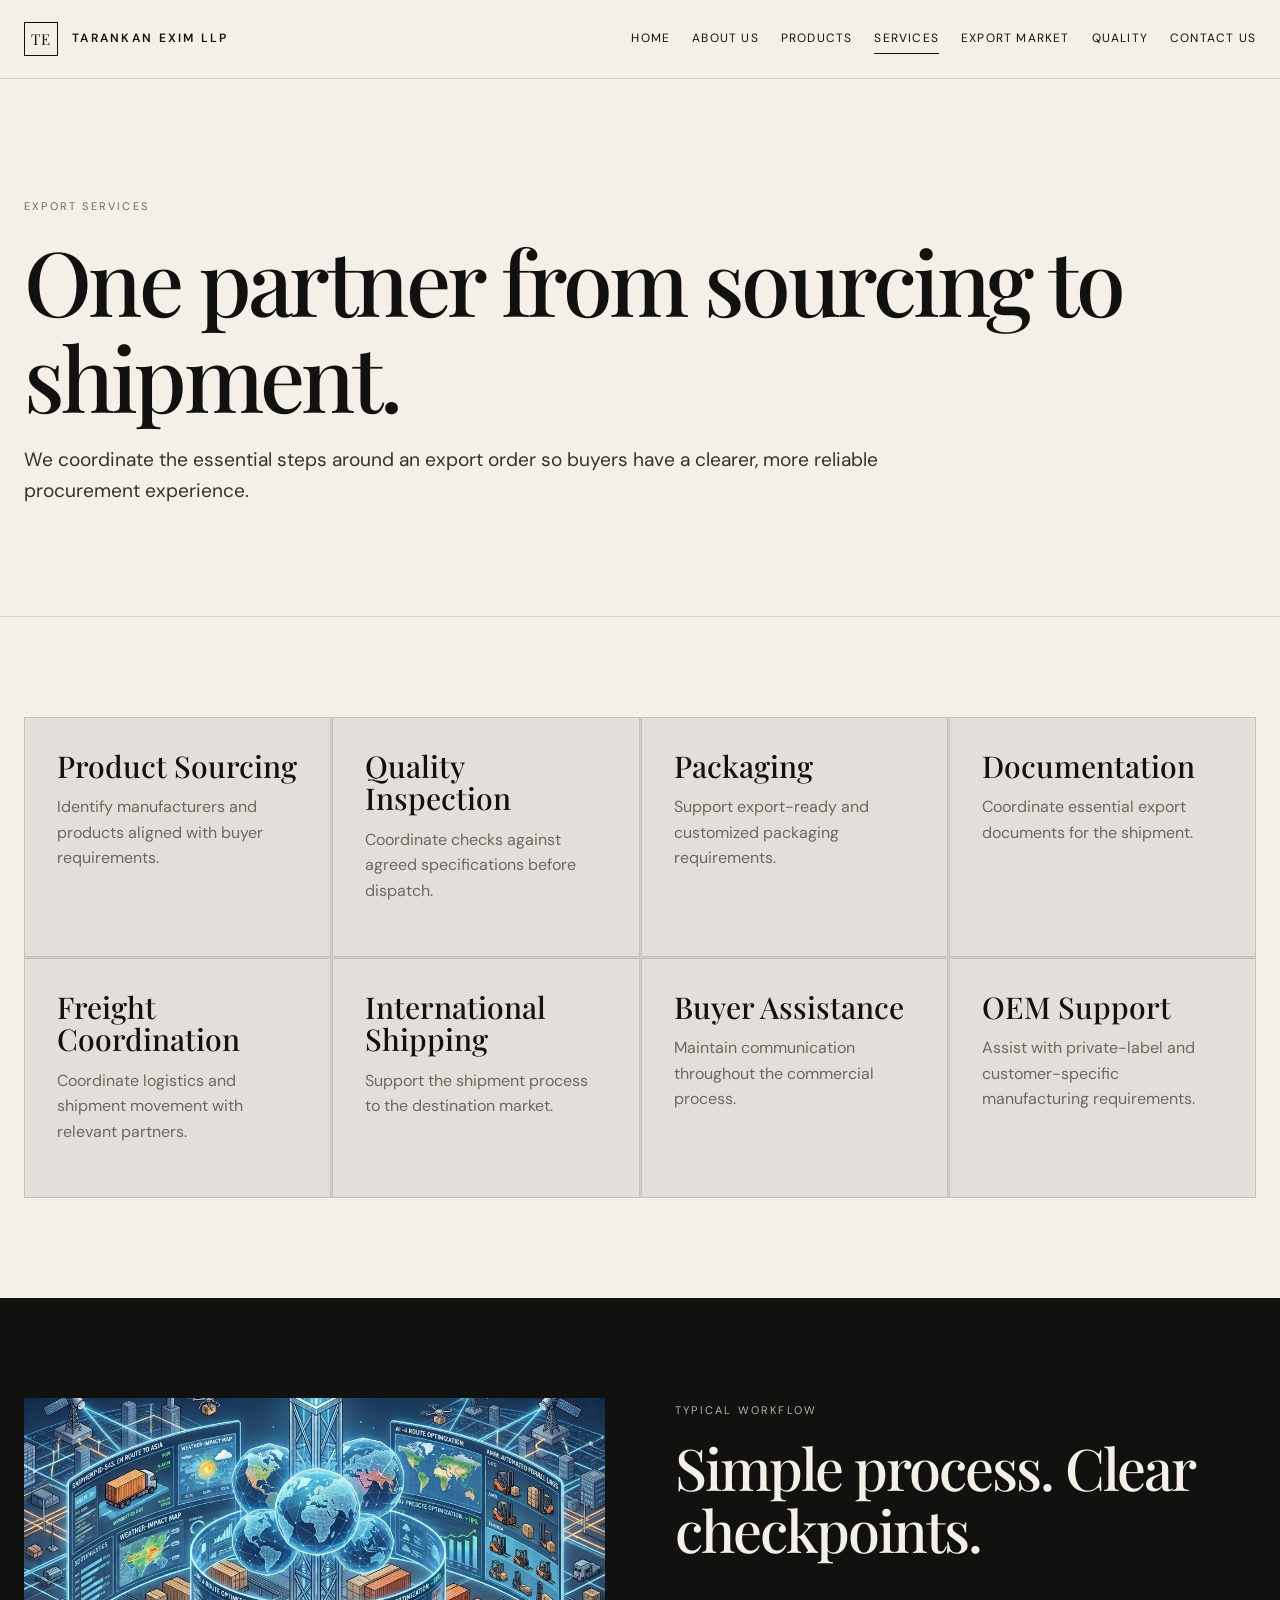
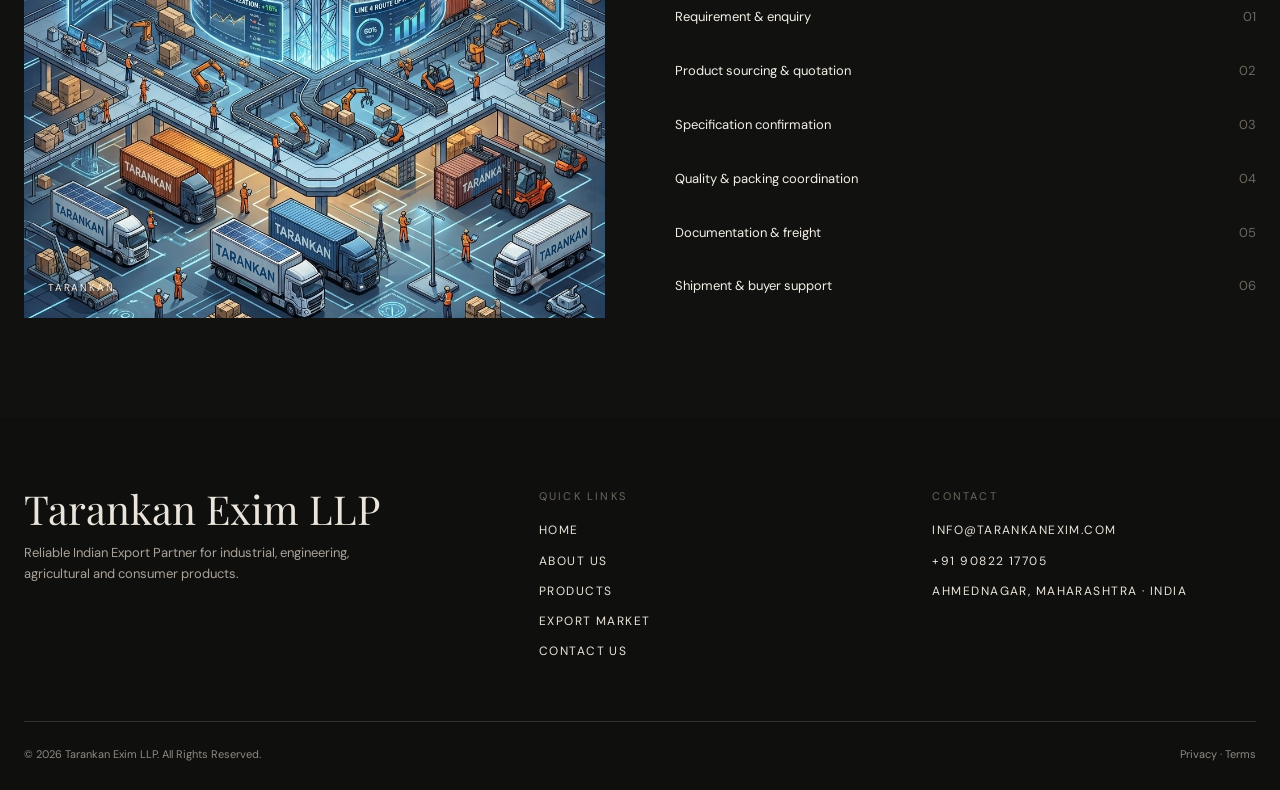
<file: services.html>
<!doctype html>
<html lang="en">

<head>
    <meta charset="utf-8">
    <meta name="viewport" content="width=device-width,initial-scale=1">
    <title>Export Services | Tarankan Exim LLP</title>
    <meta name="description"
        content="Complete export solutions from product sourcing to shipping and buyer assistance.">
    <link rel="stylesheet" href="css/style.css">
</head>

<body>
    <header class="site-header">
        <div class="container nav"><a class="brand" href="index.html"><span class="brand-mark">TE</span><span
                    class="brand-text">Tarankan Exim LLP</span></a><button class="menu-btn" aria-label="Open menu"
                aria-expanded="false">☰</button>
            <nav class="nav-links"><a class="" href="index.html">Home</a><a class="" href="about.html">About Us</a><a
                    class="" href="products.html">Products</a><a class="active" href="services.html">Services</a><a
                    class="" href="markets.html">Export Market</a><a class="" href="quality.html">Quality</a><a class=""
                    href="contact.html">Contact Us</a></nav>
        </div>
    </header>
    <main>
        <section class="page-hero">
            <div class="container">
                <div class="eyebrow">Export Services</div>
                <h1>One partner from sourcing to shipment.</h1>
                <p class="lead">We coordinate the essential steps around an export order so buyers have a clearer, more
                    reliable procurement experience.</p>
            </div>
        </section>
        <section class="section">
            <div class="container four-col">
                <div class="card">
                    <h3>Product Sourcing</h3>
                    <p>Identify manufacturers and products aligned with buyer requirements.</p>
                </div>
                <div class="card">
                    <h3>Quality Inspection</h3>
                    <p>Coordinate checks against agreed specifications before dispatch.</p>
                </div>
                <div class="card">
                    <h3>Packaging</h3>
                    <p>Support export-ready and customized packaging requirements.</p>
                </div>
                <div class="card">
                    <h3>Documentation</h3>
                    <p>Coordinate essential export documents for the shipment.</p>
                </div>
                <div class="card">
                    <h3>Freight Coordination</h3>
                    <p>Coordinate logistics and shipment movement with relevant partners.</p>
                </div>
                <div class="card">
                    <h3>International Shipping</h3>
                    <p>Support the shipment process to the destination market.</p>
                </div>
                <div class="card">
                    <h3>Buyer Assistance</h3>
                    <p>Maintain communication throughout the commercial process.</p>
                </div>
                <div class="card">
                    <h3>OEM Support</h3>
                    <p>Assist with private-label and customer-specific manufacturing requirements.</p>
                </div>
            </div>
        </section>
        <section class="section dark">
            <div class="container two-col">
                <div class="visual">
                    <img src="assets/services/logistics.png"alt="International logistics and shipping"class="visual-image">
                    <span class="visual-label">Tarankan</span></div>
                <div>
                    <div class="eyebrow">Typical Workflow</div>
                    <h2>Simple process. Clear checkpoints.</h2>
                    <ol class="clean-list">
                        <li><span>Requirement & enquiry</span><span>01</span></li>
                        <li><span>Product sourcing & quotation</span><span>02</span></li>
                        <li><span>Specification confirmation</span><span>03</span></li>
                        <li><span>Quality & packing coordination</span><span>04</span></li>
                        <li><span>Documentation & freight</span><span>05</span></li>
                        <li><span>Shipment & buyer support</span><span>06</span></li>
                    </ol>
                </div>
            </div>
        </section>
    </main>
    <footer>
        <div class="container footer-top">
            <div>
                <div class="footer-brand">Tarankan Exim LLP</div>
                <p class="footer-muted">Reliable Indian Export Partner for industrial, engineering, agricultural and
                    consumer products.</p>
            </div>
            <div>
                <div class="eyebrow">Quick Links</div>
                <div class="footer-links"><a href="index.html">Home</a><a href="about.html">About Us</a><a
                        href="products.html">Products</a><a href="markets.html">Export Market</a><a
                        href="contact.html">Contact Us</a></div>
            </div>
            <div>
                <div class="eyebrow">Contact</div>
                <div class="footer-links"><a href="mailto:info@tarankanexim.com">info@tarankanexim.com</a><a
                        href="tel:+919082217705">+91 90822 17705</a><span>Ahmednagar, Maharashtra · India</span></div>
            </div>
        </div>
        <div class="container footer-bottom"><span>© <span data-year></span> Tarankan Exim LLP. All Rights
                Reserved.</span><span><a href="privacy.html">Privacy</a> · <a href="terms.html">Terms</a></span></div>
    </footer>
    <script src="js/main.js"></script>
</body>

</html>
</file>
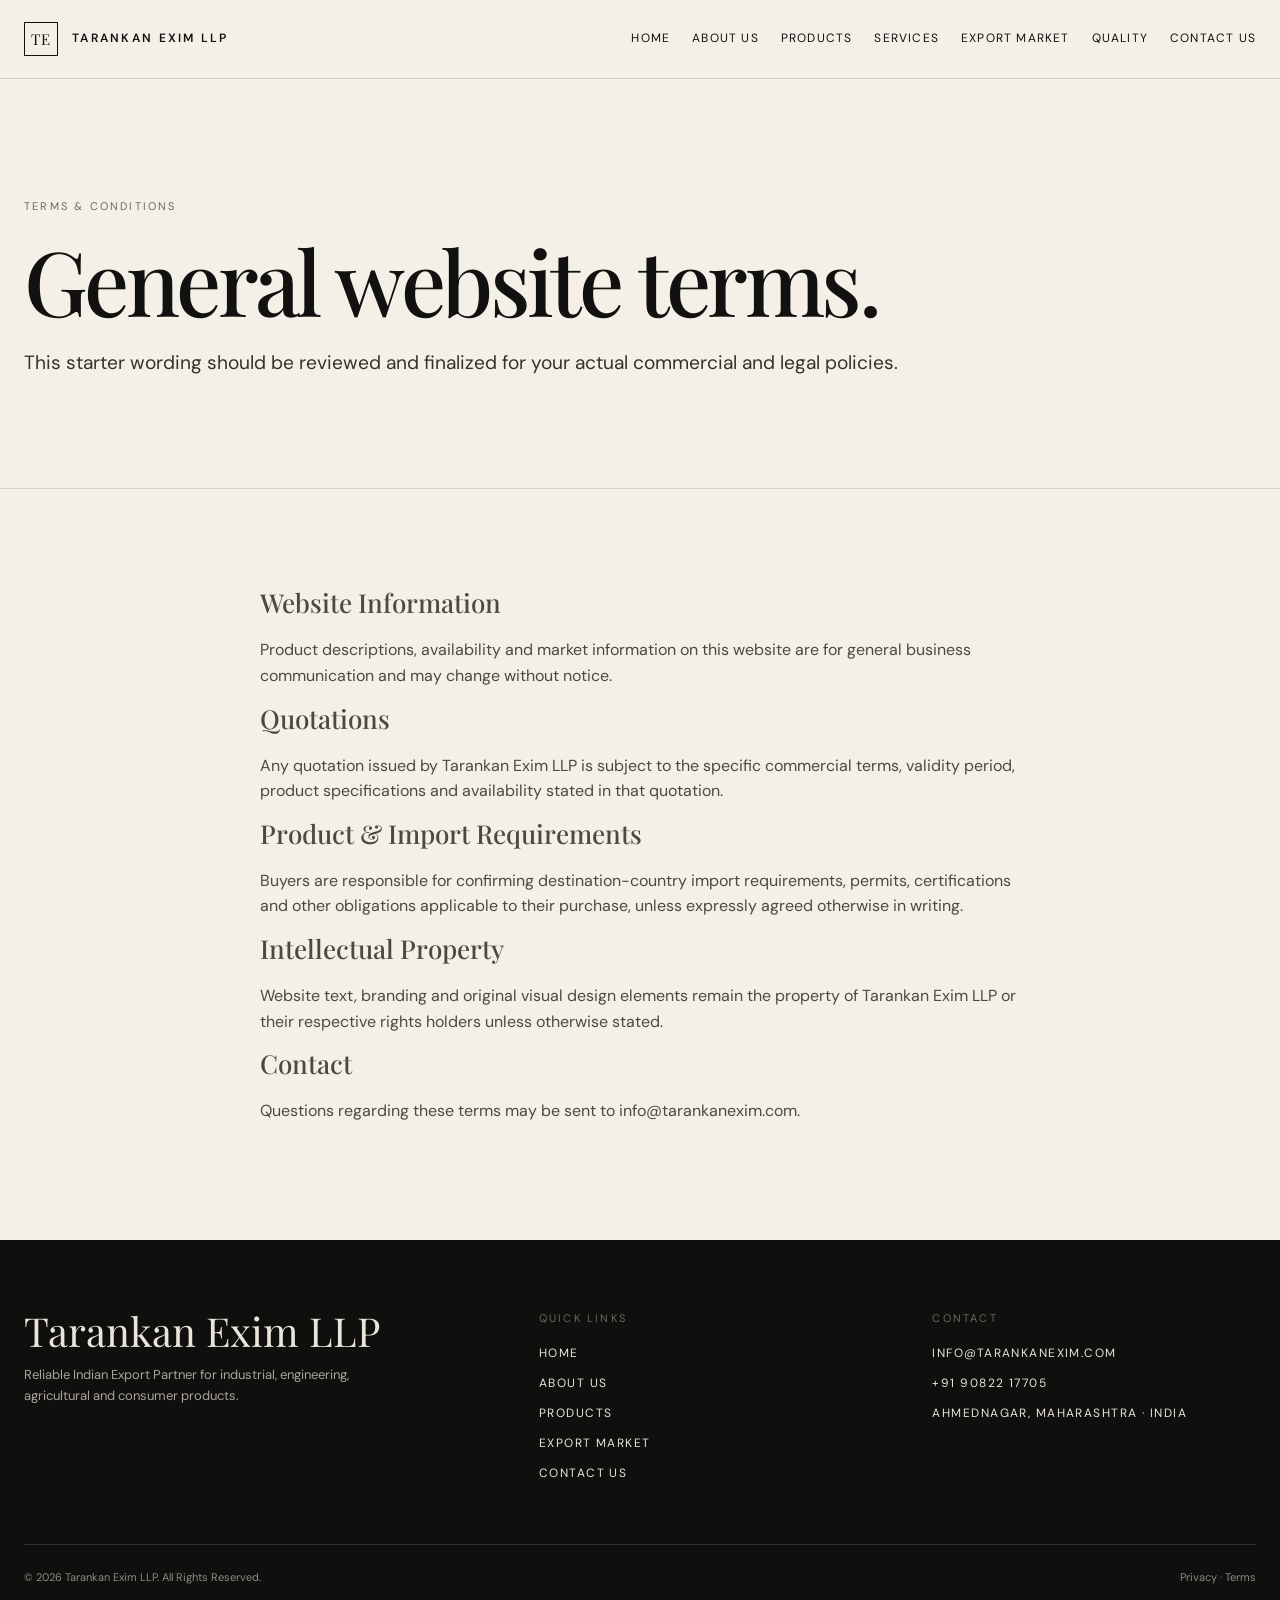
<file: terms.html>
<!doctype html>
<html lang="en">

<head>
    <meta charset="utf-8">
    <meta name="viewport" content="width=device-width,initial-scale=1">
    <title>Terms & Conditions | Tarankan Exim LLP</title>
    <meta name="description" content="General website and enquiry terms for Tarankan Exim LLP.">
    <link rel="stylesheet" href="css/style.css">
</head>

<body>
    <header class="site-header">
        <div class="container nav"><a class="brand" href="index.html"><span class="brand-mark">TE</span><span
                    class="brand-text">Tarankan Exim LLP</span></a><button class="menu-btn" aria-label="Open menu"
                aria-expanded="false">☰</button>
            <nav class="nav-links"><a class="" href="index.html">Home</a><a class="" href="about.html">About Us</a><a
                    class="" href="products.html">Products</a><a class="" href="services.html">Services</a><a class=""
                    href="markets.html">Export Market</a><a class="" href="quality.html">Quality</a><a class=""
                    href="contact.html">Contact Us</a></nav>
        </div>
    </header>
    <main>
        <section class="page-hero">
            <div class="container">
                <div class="eyebrow">Terms & Conditions</div>
                <h1>General website terms.</h1>
                <p class="lead">This starter wording should be reviewed and finalized for your actual commercial and
                    legal policies.</p>
            </div>
        </section>
        <section class="section">
            <div class="container body-copy">
                <h3>Website Information</h3>
                <p>Product descriptions, availability and market information on this website are for general business
                    communication and may change without notice.</p>
                <h3>Quotations</h3>
                <p>Any quotation issued by Tarankan Exim LLP is subject to the specific commercial terms, validity
                    period, product specifications and availability stated in that quotation.</p>
                <h3>Product & Import Requirements</h3>
                <p>Buyers are responsible for confirming destination-country import requirements, permits,
                    certifications and other obligations applicable to their purchase, unless expressly agreed otherwise
                    in writing.</p>
                <h3>Intellectual Property</h3>
                <p>Website text, branding and original visual design elements remain the property of Tarankan Exim LLP
                    or their respective rights holders unless otherwise stated.</p>
                <h3>Contact</h3>
                <p>Questions regarding these terms may be sent to <a
                        href="mailto:info@tarankanexim.com">info@tarankanexim.com</a>.</p>
            </div>
        </section>
    </main>
    <footer>
        <div class="container footer-top">
            <div>
                <div class="footer-brand">Tarankan Exim LLP</div>
                <p class="footer-muted">Reliable Indian Export Partner for industrial, engineering, agricultural and
                    consumer products.</p>
            </div>
            <div>
                <div class="eyebrow">Quick Links</div>
                <div class="footer-links"><a href="index.html">Home</a><a href="about.html">About Us</a><a
                        href="products.html">Products</a><a href="markets.html">Export Market</a><a
                        href="contact.html">Contact Us</a></div>
            </div>
            <div>
                <div class="eyebrow">Contact</div>
                <div class="footer-links"><a href="mailto:info@tarankanexim.com">info@tarankanexim.com</a><a
                        href="tel:+919082217705">+91 90822 17705</a><span>Ahmednagar, Maharashtra · India</span></div>
            </div>
        </div>
        <div class="container footer-bottom"><span>© <span data-year></span> Tarankan Exim LLP. All Rights
                Reserved.</span><span><a href="privacy.html">Privacy</a> · <a href="terms.html">Terms</a></span></div>
    </footer>
    <script src="js/main.js"></script>
</body>

</html>
</file>
<file: css/style.css>
@import url('https://fonts.googleapis.com/css2?family=DM+Sans:wght@400;500;600&family=Playfair+Display:wght@500;600&display=swap');

:root{
  --ink:#11110f;
  --paper:#f4f0e8;
  --warm:#e7dfd1;
  --muted:#6d685f;
  --line:rgba(17,17,15,.14);
  --accent:#b68b52;
  --max:1440px;
}
*{box-sizing:border-box}
html{scroll-behavior:smooth}
body{margin:0;background:var(--paper);color:var(--ink);font-family:'DM Sans',Arial,sans-serif;line-height:1.6}
a{color:inherit;text-decoration:none}
img{max-width:100%;display:block}
.container{width:min(calc(100% - 48px),var(--max));margin:0 auto}

/* Header */
.site-header{position:fixed;top:0;left:0;right:0;z-index:100;background:rgba(244,240,232,.94);backdrop-filter:blur(14px);border-bottom:1px solid var(--line)}
.nav{height:78px;display:flex;align-items:center;justify-content:space-between;gap:24px}
.brand{display:flex;align-items:center;gap:14px;min-width:max-content}
.brand-mark{width:34px;height:34px;border:1px solid var(--ink);display:grid;place-items:center;font-family:'Playfair Display',serif;font-size:15px;letter-spacing:.08em}
.brand-text{font-size:12px;font-weight:600;letter-spacing:.19em;text-transform:uppercase}
.nav-links{display:flex;align-items:center;gap:22px;font-size:12px;letter-spacing:.1em;text-transform:uppercase}
.nav-links a{position:relative;padding:8px 0}
.nav-links a:after{content:'';position:absolute;left:0;bottom:3px;width:100%;height:1px;background:var(--ink);transform:scaleX(0);transform-origin:right;transition:.3s}
.nav-links a:hover:after,.nav-links a.active:after{transform:scaleX(1);transform-origin:left}
.menu-btn{display:none;border:0;background:none;font-size:20px;cursor:pointer}

/* Type */
h1,h2,h3{font-family:'Playfair Display',Georgia,serif;font-weight:500;line-height:1.08;margin:0 0 20px}
h1{font-size:clamp(46px,7vw,104px);letter-spacing:-.04em}
h2{font-size:clamp(34px,4.5vw,64px);letter-spacing:-.035em}
h3{font-size:26px}
.eyebrow{font-size:11px;text-transform:uppercase;letter-spacing:.2em;color:var(--muted);margin-bottom:16px}
.lead{font-size:clamp(17px,1.5vw,21px);max-width:720px;color:#35322d}
.body-copy{color:#4d4942;max-width:760px}

/* Buttons */
.btn-row{display:flex;flex-wrap:wrap;gap:12px;margin-top:32px}
.btn{display:inline-flex;align-items:center;justify-content:center;min-height:48px;padding:0 22px;border:1px solid var(--ink);font-size:11px;letter-spacing:.16em;text-transform:uppercase;transition:.25s}
.btn:hover{background:var(--ink);color:var(--paper)}
.btn.dark{background:var(--ink);color:var(--paper)}
.btn.dark:hover{background:transparent;color:var(--ink)}

/* Shared sections */
main{padding-top:78px}
.section{padding:100px 0}
#home-about-tarankan-section { padding: 15px 0 }
.section.tight{padding:70px 0}
.section.dark{background:var(--ink);color:var(--paper)}
.section.dark .eyebrow,.section.dark .body-copy{color:#b9b4aa}
.section-rule{border-top:1px solid var(--line)}
.two-col{display:grid;grid-template-columns:1fr 1fr;gap:70px;align-items:center}
.three-col{display:grid;grid-template-columns:repeat(3,1fr);gap:20px}
.four-col{display:grid;grid-template-columns:repeat(4,1fr);gap:1px;background:var(--line)}

/* Placeholder visuals */
.visual{min-height:520px;position:relative;overflow:hidden;background:#1b1a18}
/* .visual:before{content:'';position:absolute;inset:-30%;background:linear-gradient(125deg,#24211d,#8c704c,#ded0bd,#171614,#5f4c38);background-size:400% 400%;animation:shift 16s ease-in-out infinite} */
.visual.small{min-height:340px}
.visual.tall{min-height:620px}
.visual .visual-label{position:absolute;left:24px;bottom:22px;color:#f7f2e9;font-size:10px;letter-spacing:.18em;text-transform:uppercase;z-index:2}
@keyframes shift{0%,100%{background-position:0% 50%}50%{background-position:100% 50%}}

/* Home */
.hero{min-height:calc(100vh - 78px);display:grid;grid-template-columns:1.05fr .95fr;align-items:stretch}
.hero-copy{display:flex;align-items:center;padding:80px max(24px,6vw) 80px max(24px,6vw)}
.hero-copy-inner{max-width:760px}
.hero-visual{min-height:calc(100vh - 78px);position:relative;overflow:hidden;background:#201f1c}
.hero-visual:before{content:'';position:absolute;inset:0;background:linear-gradient(135deg,#161513,#726247,#cbb89d,#27231f,#9b896e);background-size:350% 350%;animation:shift 18s ease infinite}
.hero-visual:after{content:'';position:absolute;inset:0;background:linear-gradient(to bottom,transparent 55%,rgba(0,0,0,.35))}
.hero-meta{position:absolute;bottom:34px;left:34px;color:#f5efe7;font-size:11px;letter-spacing:.17em;text-transform:uppercase;z-index:2}

.stat-strip{display:grid;grid-template-columns:repeat(4,1fr);border-top:1px solid var(--line);border-bottom:1px solid var(--line)}
.stat{padding:28px 22px;border-right:1px solid var(--line)}
.stat:last-child{border-right:0}
.stat strong{display:block;font-family:'Playfair Display',serif;font-size:28px;font-weight:500}
.stat span{font-size:11px;letter-spacing:.12em;text-transform:uppercase;color:var(--muted)}

.card{background:rgba(255,255,255,.32);padding:32px;min-height:240px;border:1px solid var(--line)}
.card h3{font-size:30px;margin-bottom:12px}
.card p{color:var(--muted);margin:0}
.category-card{display:block;background:var(--ink);color:var(--paper);min-height:420px;position:relative;overflow:hidden;padding:28px}
.category-card:before{content:'';position:absolute;inset:0;background:linear-gradient(145deg,#11110f,#64523d,#c1a988,#201d1a);background-size:300% 300%;animation:shift 15s ease-in-out infinite;opacity:.8}
.category-card-content{position:absolute;left:28px;right:28px;bottom:28px;z-index:2}
.category-card h3{font-size:34px;margin:0 0 8px}
.category-card p{margin:0;color:#ddd5ca;font-size:14px;max-width:330px}

/* Lists / tables */
.clean-list{list-style:none;padding:0;margin:30px 0 0}
.clean-list li{display:flex;gap:16px;justify-content:space-between;border-top:1px solid var(--line);padding:16px 0;font-size:13px}
.clean-list li span:last-child{color:var(--muted)}
.markets{display:grid;grid-template-columns:repeat(4,1fr);gap:0;border-top:1px solid var(--line)}
.market{padding:24px;border-right:1px solid var(--line);border-bottom:1px solid var(--line);font-family:'Playfair Display',serif;font-size:24px}

/* Forms */
.form-shell{display:grid;grid-template-columns:.65fr 1.35fr;gap:70px;align-items:start}
form{display:grid;grid-template-columns:1fr 1fr;gap:18px}
.field{display:flex;flex-direction:column;gap:7px}
.field.full{grid-column:1/-1}
label{font-size:11px;letter-spacing:.14em;text-transform:uppercase;color:var(--muted)}
input,select,textarea{width:100%;border:0;border-bottom:1px solid var(--ink);background:transparent;padding:12px 2px;font:inherit;color:var(--ink);border-radius:0;outline:none}
textarea{min-height:130px;resize:vertical}
input:focus,select:focus,textarea:focus{border-bottom-color:var(--accent)}
.form-note{font-size:12px;color:var(--muted)}

/* Footer */
footer{background:#0f0f0e;color:#eae4da;padding:70px 0 26px}
.footer-top{display:grid;grid-template-columns:1.1fr .8fr .8fr;gap:70px;padding-bottom:60px;border-bottom:1px solid rgba(255,255,255,.14)}
.footer-brand{font-family:'Playfair Display',serif;font-size:40px;line-height:1.05}
.footer-muted{color:#aaa39a;font-size:13px;max-width:380px}
.footer-links{display:flex;flex-direction:column;gap:11px;font-size:12px;text-transform:uppercase;letter-spacing:.12em}
.footer-links a:hover{color:white}
.footer-bottom{display:flex;justify-content:space-between;gap:20px;padding-top:24px;color:#8f8a82;font-size:11px}

/* Page hero */
.page-hero{padding:120px 0 90px;border-bottom:1px solid var(--line)}
.page-hero .lead{max-width:900px}

/* Mobile */
@media (max-width:980px){
  .nav-links{position:absolute;top:78px;left:0;right:0;background:var(--paper);border-bottom:1px solid var(--line);padding:20px 24px;display:none;flex-direction:column;align-items:flex-start}
  .nav-links.open{display:flex}
  .menu-btn{display:block}
  .hero{grid-template-columns:1fr}
  .hero-visual{min-height:55vh}
  .two-col,.form-shell{grid-template-columns:1fr;gap:40px}
  .three-col{grid-template-columns:1fr}
  .four-col{grid-template-columns:1fr 1fr}
  .markets{grid-template-columns:1fr 1fr}
  .stat-strip{grid-template-columns:1fr 1fr}
  .stat:nth-child(2){border-right:0}
  .stat:nth-child(-n+2){border-bottom:1px solid var(--line)}
  .footer-top{grid-template-columns:1fr 1fr}
}
@media (max-width:640px){
  .container{width:min(calc(100% - 32px),var(--max))}
  .nav{height:68px}.site-header{height:68px}.nav-links{top:68px}.brand-text{font-size:10px}
  main{padding-top:68px}
  .section{padding:72px 0}
  .page-hero{padding:85px 0 65px}
  .hero-copy{padding:70px 16px}
  .four-col,.markets,.stat-strip{grid-template-columns:1fr}
  .stat{border-right:0!important;border-bottom:1px solid var(--line)}
  .stat:last-child{border-bottom:0}
  form{grid-template-columns:1fr}
  .field.full{grid-column:auto}
  .footer-top{grid-template-columns:1fr;gap:38px}
  .footer-bottom{flex-direction:column}
  .visual{min-height:380px}
}




/* Home - Category Card */
.category-card {
    position: relative;
    overflow: hidden;
}

.category-card-image {
    position: absolute;
    inset: 0;
    width: 100%;
    height: 100%;
    object-fit: cover;
}

/* .category-card-content {
    position: relative;
    z-index: 2;
    -webkit-text-stroke: 0.5px black;
} */

.category-card-content p {
  color: black;
}

/* Home - International Supply */
.visual {
    min-height: 520px;
    position: relative;
    overflow: hidden;
    background: #1b1a18;
}

.visual-image {
    position: absolute;
    inset: 0;
    width: 100%;
    height: 100%;
    object-fit: cover;
    display: block;
}

/* Home - Main Hero Image */
.hero-visual {
    position: relative;
    overflow: hidden;
}

.hero-video {
    position: absolute;
    inset: 0;
    width: 100%;
    height: 100%;
    object-fit: cover;
}

.hero-image {
    position: absolute;
    inset: 0;
    width: 100%;
    height: 100%;
    object-fit: cover;
    display: block;
}

.about-image {
    width: 100%;
    height: 90vh;
    overflow: hidden;
}

.about-image img {
    width: 100%;
    height: 100%;
    object-fit: cover;
    display: block;
}

@media (max-width: 640px) {
    .about-image {
        height: 40vh;
    }
}

/* =========================================
   WHY CHOOSE US - FULL SECTION VIDEO
   ========================================= */

.why-section {
    position: relative;
    overflow: hidden;
    isolation: isolate;
}

/* .why-section {
    position: relative;
    overflow: hidden;
    isolation: isolate;
    min-height: 650px;
}*/

/* @media (max-width:640px) {
    .why-section {
        min-height: 500px;
    }
} */

/* Full video covering the entire section */
.why-section .why-video {
    position: absolute;
    inset: 0;
    width: 100%;
    height: 100%;
    overflow: hidden;
    z-index: 0;
}

.why-section .why-video video {
    position: absolute;
    inset: 0;
    width: 100%;
    height: 100%;
    object-fit: cover;
    object-position: center;
}

/* Dark overlay so the text remains readable */
.why-section::after {
    content: '';
    position: absolute;
    inset: 0;
    background: rgba(0, 0, 0, 0.45);
    z-index: 1;
    pointer-events: none;
}

/* Keep your existing text above the video */
.why-section > .container {
    position: relative;
    z-index: 2;
}

/* Contact - Factory Image */
.visual-image {
    position: absolute;
    inset: 0;
    width: 100%;
    height: 100%;
    object-fit: cover;
}

/* Quality - Inspection */
.visual {
    position: relative;
    overflow: hidden;
}

.visual-image {
    position: absolute;
    inset: 0;
    width: 100%;
    height: 100%;
    object-fit: cover;
    display: block;
}

/* Quality */
.visual {
    position: relative;
    overflow: hidden;
}

.visual-image {
    position: absolute;
    inset: 0;
    width: 100%;
    height: 100%;
    object-fit: cover;
    display: block;
}

.quality-clean-list span:first-child {
    font-size: 20px;
}

.quality-clean-list span:last-child {
    font-size: 22px;
}

#quality-hero-heading {
    font-size: 70px;
}

#quality-inspection {
    font-size: 90px;
}

/* =========================================
   QUALITY LIST - 3D LIFT EFFECT
   ========================================= */

.quality-clean-list {
    position: relative;
    z-index: 1;
    transition:
        transform 0.3s ease,
        box-shadow 0.3s ease,
        background-color 0.3s ease;
}

/* Hovered row lifts */
.quality-clean-list:hover {
    z-index: 5;
    transform: translateY(-6px) scale(1.01);

    background: rgba(255, 255, 255, 0.92);

    box-shadow:
        0 5px 10px rgba(17, 17, 15, 0.08),
        0 12px 25px rgba(17, 17, 15, 0.12),
        0 25px 40px rgba(17, 17, 15, 0.10);
}

/* Hide the horizontal line immediately below hovered item */
.quality-clean-list:hover + .quality-clean-list {
    border-top-color: transparent;
}


/* =========================================
   PRODUCT CARD - IMAGE WITH TEXT OVERLAY
   ========================================= */
/* products-2 */
.product-card {
    position: relative;
    overflow: hidden;
    padding: 0;
    min-height: 360px;
    background: #1b1a18;
    border: 1px solid var(--line);
}

/* Product Image */
.product-card .product-image {
    position: absolute;
    inset: 0;
    width: 100%;
    height: 100%;
    object-fit: cover;
    object-position: center;
    display: block;
    transition: transform .6s ease;
}

/* Dark overlay */
.product-card::after {
    content: '';
    position: absolute;
    inset: 0;
    background: linear-gradient(
        to top,
        rgba(0, 0, 0, .78) 0%,
        rgba(0, 0, 0, .45) 38%,
        rgba(0, 0, 0, .08) 75%,
        rgba(0, 0, 0, 0) 100%
    );
    z-index: 1;
}

/* Text */
.product-card-content {
    position: absolute;
    left: 28px;
    right: 28px;
    bottom: 26px;
    z-index: 2;
    color: #f7f2e9;
}

.product-card-content h3 {
    margin: 0 0 8px;
    font-family: 'Playfair Display', Georgia, serif;
    font-size: 30px;
    font-weight: 500;
    line-height: 1.1;
    color: #f7f2e9;
}

.product-card-content p {
    margin: 0;
    max-width: 330px;
    color: rgba(247, 242, 233, .82);
    font-size: 13px;
    line-height: 1.55;
}

/* Image zoom */
.product-card:hover .product-image {
    transform: scale(1.06);
}


/* =========================================
   TABLET
   ========================================= */

@media (max-width: 980px) {

    .product-card {
        min-height: 350px;
    }

    .product-card-content {
        left: 24px;
        right: 24px;
        bottom: 24px;
    }

    .product-card-content h3 {
        font-size: 28px;
    }

}


/* =========================================
   MOBILE
   ========================================= */

@media (max-width: 640px) {

    .product-card {
        min-height: 380px;
    }

    .product-card-content {
        left: 22px;
        right: 22px;
        bottom: 22px;
    }

    .product-card-content h3 {
        font-size: 27px;
    }

    .product-card-content p {
        font-size: 13px;
    }

    .product-card:hover .product-image {
        transform: none;
    }

}

#services-hero {
    padding: 10px 0 45px;
}

/* markets */
.markets-hero-video {
    width: 100%;
    height: 100%;
    margin-top: -120px;
    margin-bottom: 60px;
    overflow: hidden;
}

.markets-hero-video video {
    width: 100%;
    height: 100%;
    object-fit: cover;
    display: block;
}

@media (max-width: 640px) {

    .markets-hero-video {
        height: 30vh;
        min-height: 420px;
        margin-top: -60px;
        margin-bottom: 40px;
    }

    .markets-hero-video video {
        width: 100%;
        height: 100%;
        object-fit: cover;
    }

}

.buyer-support {
    display: flex;
    flex-direction: column;
    align-items: center;
    text-align: center;
}

.buyer-support-heading {
    width: 100%;
    max-width: 900px;
}

.buyer-support-content {
    width: 100%;
    max-width: 900px;
}

.buyer-support-content .body-copy {
    margin-left: auto;
    margin-right: auto;
}


/* home page video hero video styling */
/* =========================================
   HOME PAGE - FULL VIDEO HERO
   ========================================= */

.home-page .hero {
    position: relative;
    min-height: calc(100vh - 78px);
    overflow: hidden;
    display: flex;
}

/* Full hero video */
.home-page .hero-visual {
    position: absolute;
    inset: 0;
    width: 100%;
    height: 100%;
    overflow: hidden;
    background: #201f1c;
    z-index: 0;
}

/* Responsive full-size video */
.home-page .hero-video {
    position: absolute;
    inset: 0;
    width: 100%;
    height: 100%;
    object-fit: cover;
    object-position: center;
    display: block;
}

/* Dark overlay */
.home-page .hero-visual:after {
    content: '';
    position: absolute;
    inset: 0;
    background: linear-gradient(
        to bottom,
        rgba(0,0,0,.05) 0%,
        rgba(0,0,0,.12) 35%,
        rgba(0,0,0,.68) 100%
    );
    z-index: 1;
}

/* Hero copy takes the full hero width */
.home-page .hero-copy {
    position: relative;
    z-index: 2;

    width: 100%;
    min-height: calc(100vh - 78px);

    display: flex;
    align-items: flex-end;

    padding: 80px max(24px, 6vw) 75px;

    color: #f7f2e9;
}

.home-page .hero-copy-inner {
    width: 100%;
    max-width: 900px;
}

.home-page .hero-copy .eyebrow {
    color: rgba(247,242,233,.78);
}

.home-page .hero-copy h1 {
    color: #f7f2e9;
}

.home-page .hero-copy .lead {
    color: rgba(247,242,233,.9);
    max-width: 760px;
}

/* Hero meta */
.home-page .hero-meta {
    position: absolute;
    bottom: 34px;
    right: 34px;

    color: #f5efe7;
    font-size: 11px;
    letter-spacing: .17em;
    text-transform: uppercase;

    z-index: 3;
}

/* @media (max-width:980px) {

    .home-page .hero {
        min-height: calc(80vh - 78px);
    }

    .home-page .hero-copy {
        min-height: calc(100vh - 78px);
        padding: 90px 40px 65px;
        align-items: flex-end;
    }

    .home-page .hero-copy-inner {
        max-width: 820px;
    }

    .home-page .hero-meta {
        bottom: 24px;
        right: 24px;
        font-size: 9px;
    }

} */

@media (max-width:980px) {

    .home-page .hero {
        min-height: 65vh;
    }

    .home-page .hero-copy {
        min-height: 65vh;
        padding: 80px 40px 55px;
        align-items: flex-end;
    }

    .home-page .hero-copy-inner {
        max-width: 820px;
    }

    .home-page .hero-meta {
        bottom: 24px;
        right: 24px;
        font-size: 9px;
    }

}

/* @media (max-width:640px) {

    .home-page .hero {
        min-height: 55vh;
    }

    .home-page .hero-copy {
        min-height: 55vh;
        padding: 60px 20px 40px;
    }

} */

/* =========================================
   ABOUT PAGE - OUR STRENGTHS
   ========================================= */

.strengths-content {
    min-height: 620px;
    display: flex;
    flex-direction: column;
    justify-content: center;
}

.strengths-content .clean-list {
    margin: 20px 0 0;
}

.strengths-content .clean-list li {
    padding: 27px 0;
    font-size: 20px;
    line-height: 1.5;
}

#our-strength-text {
    font-size: 18px;
}

.strengths-content .clean-list li span:first-child {
    font-weight: 500;
}

.strengths-content .clean-list li span:last-child {
    font-size: 12px;
}

/* =========================================
   HOME - WHAT WE SUPPLY
   ========================================= */

.what-we-supply {
    overflow: hidden;
}

.what-we-supply h2 {
    margin-bottom: 45px;
}

/* Centered 1:1 image */
.what-we-supply-image {
    width: min(100%, 700px);
    aspect-ratio: 1 / 1;
    margin: 0 auto 45px;
    overflow: hidden;
}

.what-we-supply-image img {
    width: 100%;
    height: 100%;
    object-fit: cover;
    display: block;
}

/* Paragraph */
.what-we-supply-copy {
    max-width: 1100px;
    margin: 0 auto;
}

.what-we-supply-copy p {
    margin: 0;
    color: #4d4942;
    font-size: 16px;
    line-height: 1.8;
}

@media (max-width:640px) {

    .what-we-supply h2 {
        margin-bottom: 30px;
    }

    .what-we-supply-image {
        margin-bottom: 30px;
    }

    .what-we-supply-copy p {
        font-size: 14px;
        line-height: 1.75;
    }

}


/* svg animation */

/* =========================================
   EXPORT MARKETS - SCROLL MAP
   ========================================= */

.markets-animation {
    position: relative;
    height: 500vh;
    background: var(--paper);
}

.markets-animation-sticky {
    position: sticky;
    top: 78px;
    height: calc(100vh - 78px);

    display: flex;
    align-items: center;
    justify-content: center;

    overflow: hidden;
}

.markets-map {
    position: relative;
    width: min(1400px, 92vw);
    aspect-ratio: 2 / 1;
}

/* SVG itself */

.markets-map-svg {
    position: absolute;
    inset: 0;
    width: 100%;
    height: 100%;
}

.markets-map-svg svg {
    width: 100%;
    height: 100%;
    display: block;
}

/* Labels */

.market-label {
    position: absolute;

    opacity: 0;
    visibility: hidden;

    transform:
        translate(-50%, 10px)
        scale(.94);

    transition:
        opacity .45s ease,
        transform .45s ease,
        visibility .45s ease;

    pointer-events: none;
    z-index: 10;
}

.market-label span {
    display: block;

    padding: 7px 12px;

    background: var(--ink);
    color: var(--paper);

    font-size: 10px;
    line-height: 1;
    letter-spacing: .14em;
    text-transform: uppercase;

    white-space: nowrap;

    box-shadow:
        0 6px 12px rgba(0,0,0,.16),
        0 14px 25px rgba(0,0,0,.12);
}

.market-label.active {
    opacity: 1;
    visibility: visible;

    transform:
        translate(-50%, -10px)
        scale(1);
}


/* USA */
.market-label-usa {
    left: 27%;
    top: 34%;
}

/* Germany */
.market-label-germany {
    left: 51%;
    top: 36%;
}

/* UAE */
.market-label-uae {
    left: 60%;
    top: 49%;
}

/* Africa */
.market-label-africa {
    left: 51%;
    top: 59%;
}

/* Bangladesh */
.market-label-bangladesh {
    left: 71%;
    top: 49%;
}


/* =========================================
   MOBILE
   ========================================= */

@media (max-width: 640px) {

    .markets-animation {
        height: 500vh;
    }

    .markets-animation-sticky {
        top: 68px;
        height: calc(100vh - 68px);
    }

    .markets-map {
        width: 94vw;
    }

    .market-label span {
        padding: 6px 9px;
        font-size: 8px;
        letter-spacing: .11em;
    }

}
</file>
